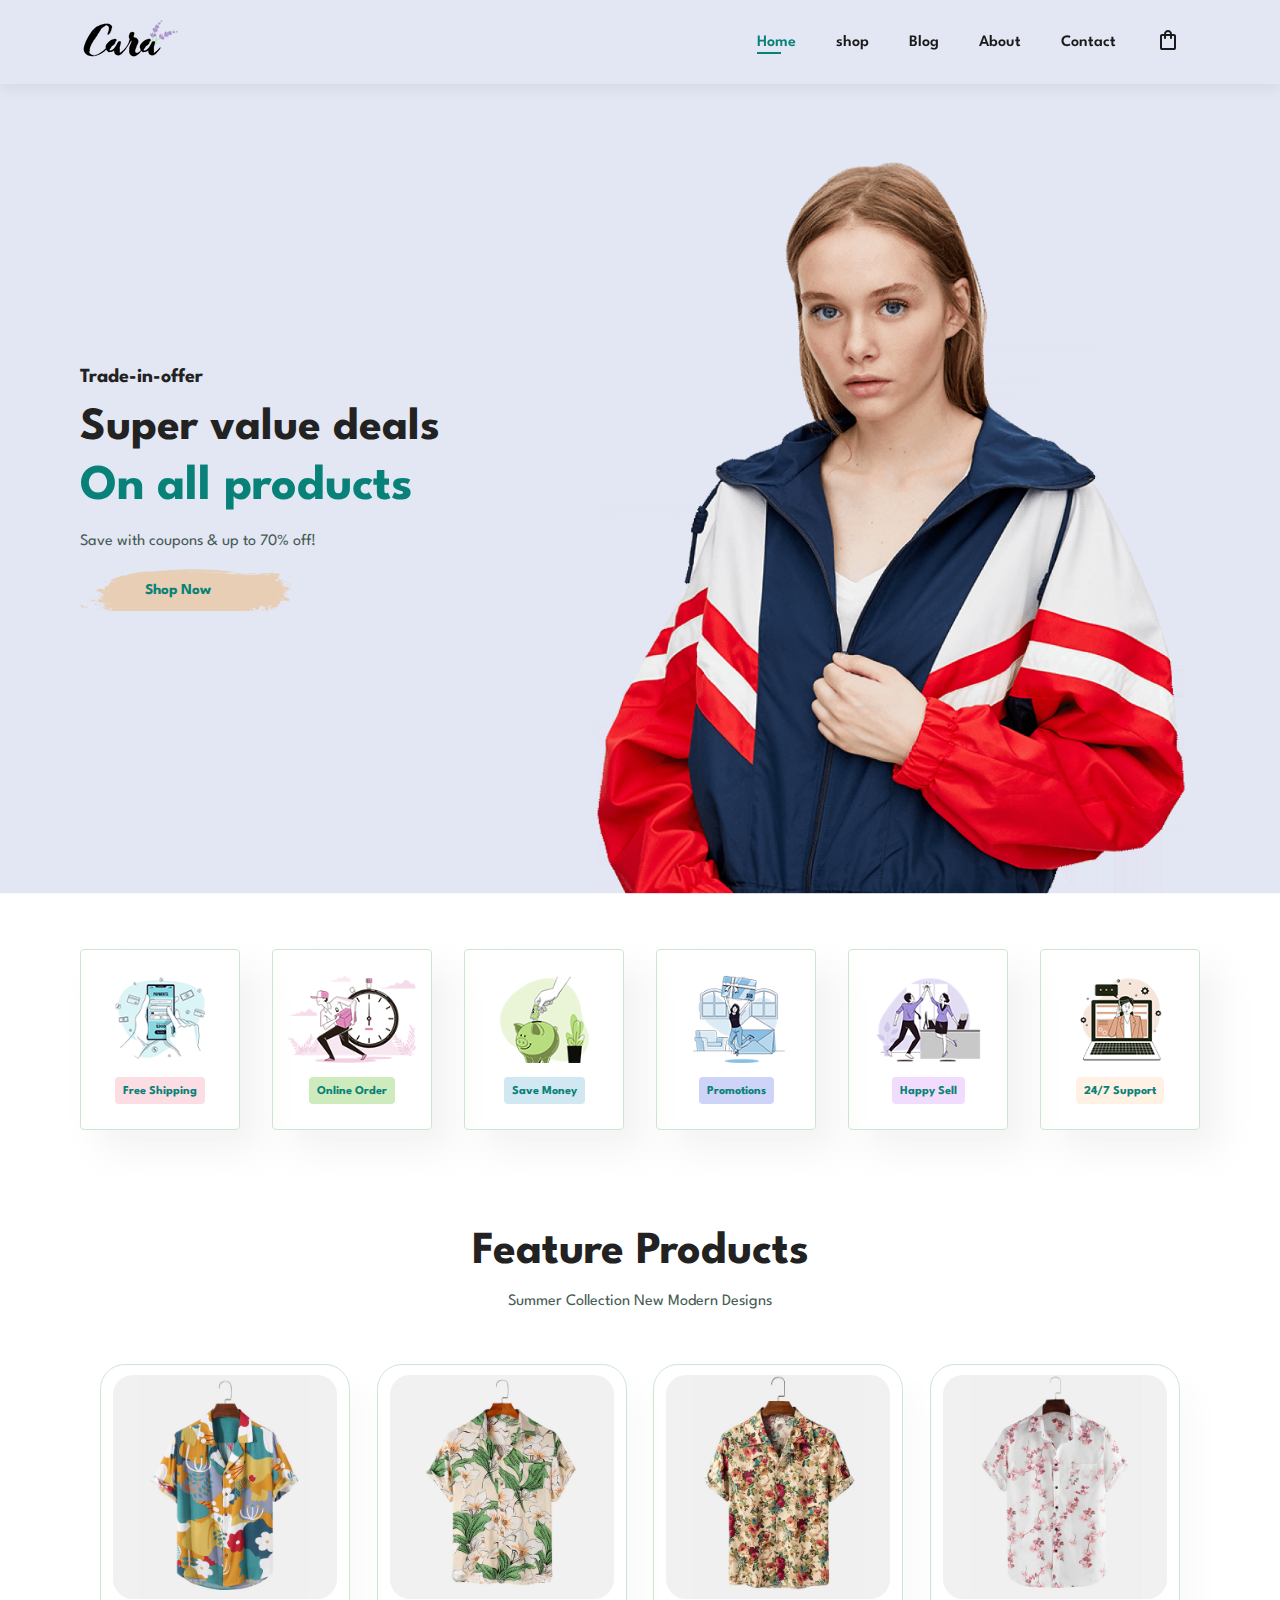
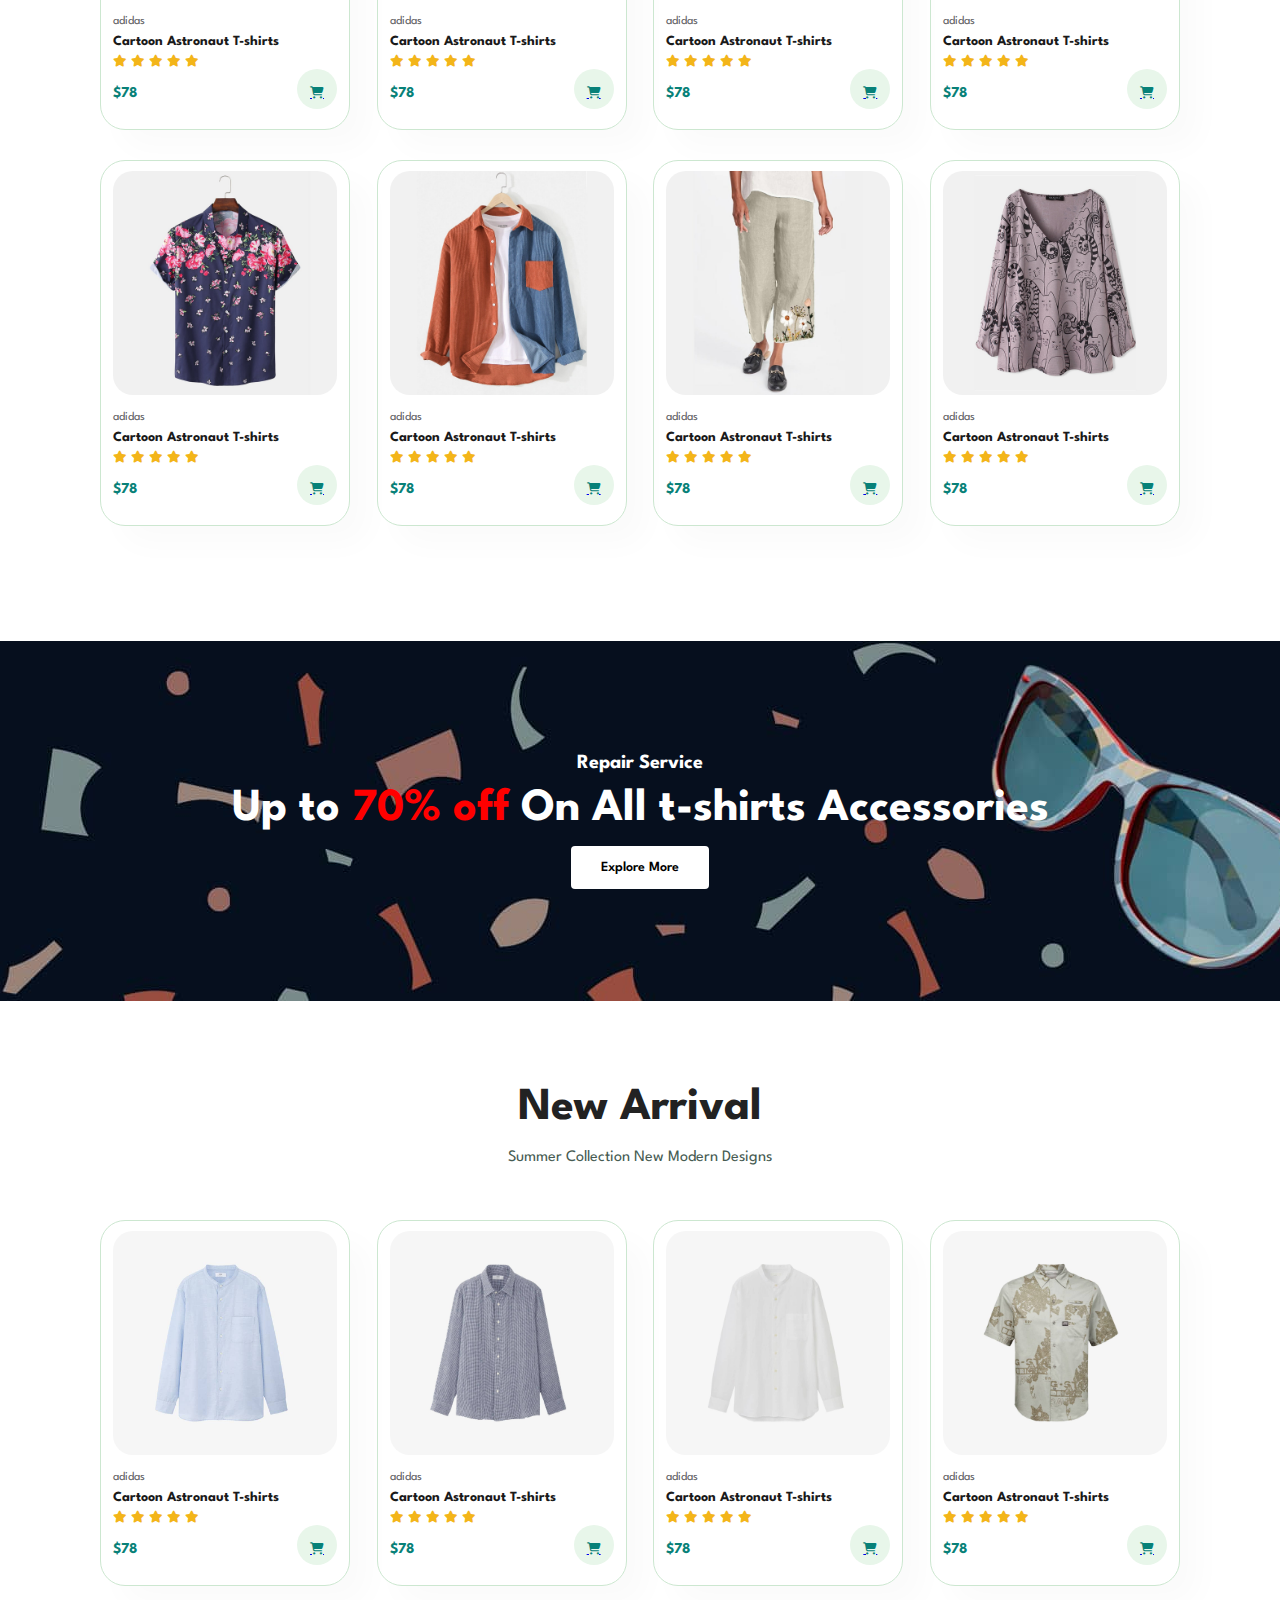
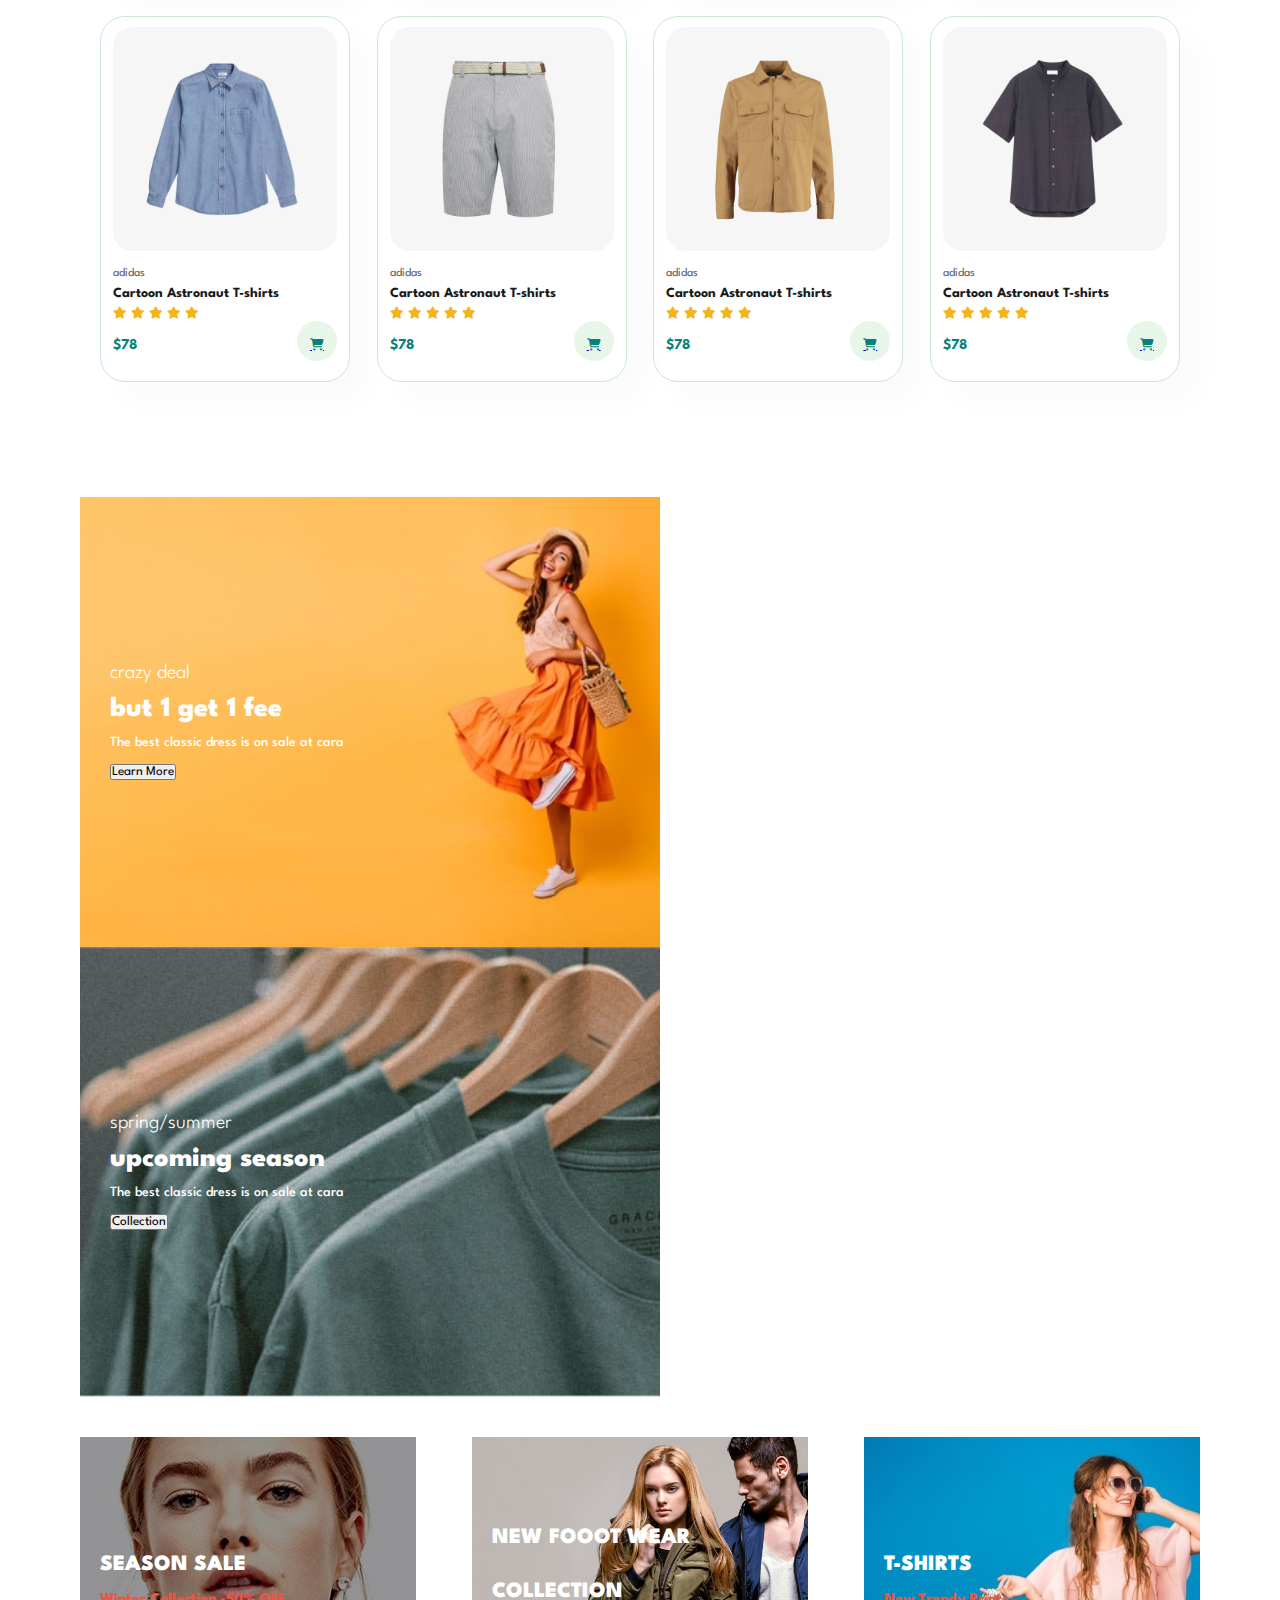
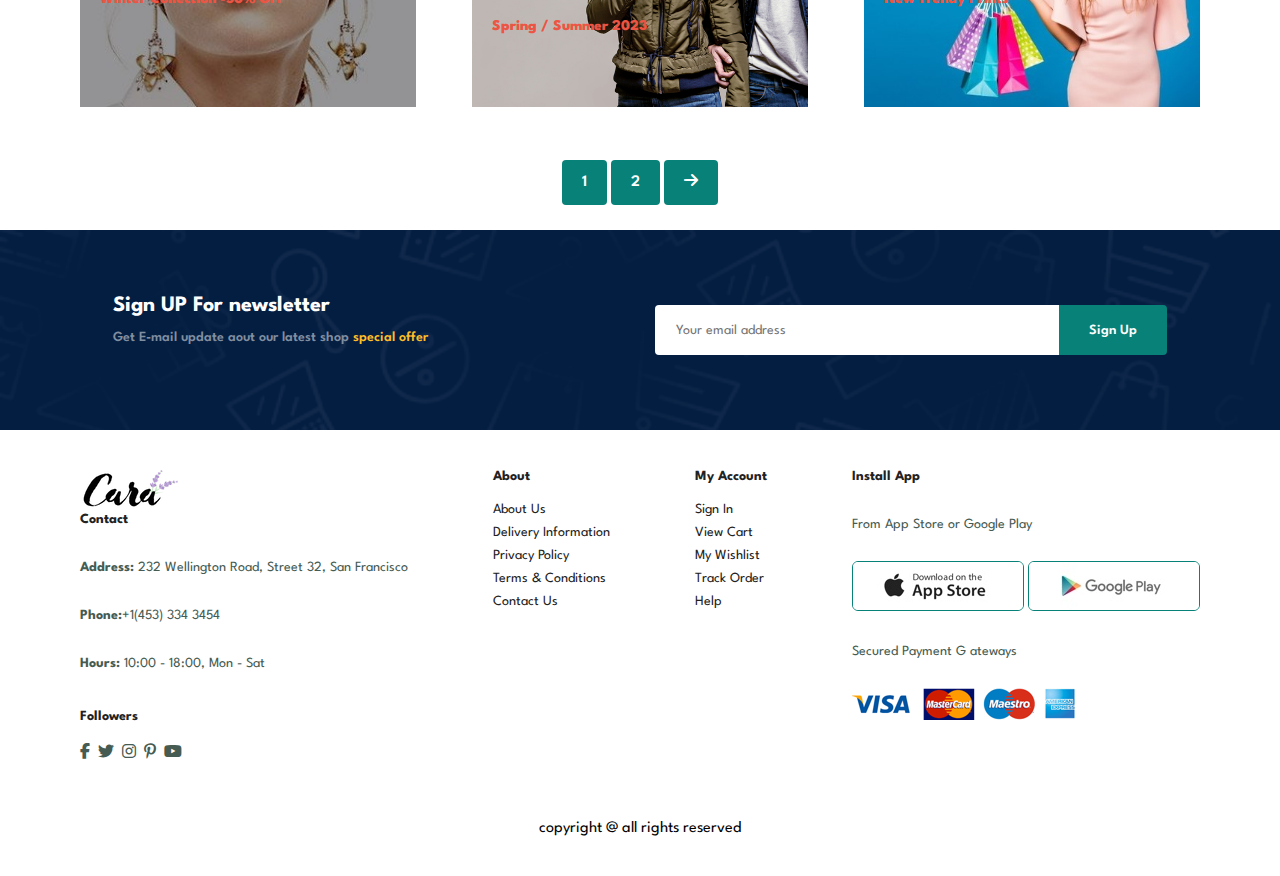
<file: index.html>
<!DOCTYPE html>
<html lang="en">
<head>
    <meta charset="UTF-8">
    <meta http-equiv="X-UA-Compatible" content="IE=edge">
    <meta name="viewport" content="width=device-width, initial-scale=1.0">
    <title>Ecommerce Website</title>
    <link rel="stylesheet" href="styles.css">

    <!-- font font-awesome -->
    <link rel="stylesheet" href="https://cdnjs.cloudflare.com/ajax/libs/font-awesome/6.5.1/css/all.min.css">

    <!-- google font -->
    <link rel="stylesheet" href="https://fonts.googleapis.com/css2?family=Material+Symbols+Outlined:opsz,wght,FILL,GRAD@24,400,0,0" />
    
</head>

<body>
    <section id="header">
        <a href="#"> <img  class="logo" src="./image/logo.png" alt=""> </a>

    <div>
        <ul id="navbar">
            <li><a class="active" href="index.html">Home</a></li>
            <li><a href="shop.html">shop</a></li>
            <li><a href="blog.html">Blog</a></li>
            <li><a href="about us.html">About</a></li>
            <li><a href="contact.html">Contact</a></li>
            <li id="lg-bag">
                <a href="cart.html"><span class="material-symbols-outlined">
                shopping_bag
            </span></a></li>
            <a href="#" id="close"><i class="fa-solid fa-xmark"></i></a>

        </ul>
    </div>   
    <div id="mobile"> 
        <i class="fa-solid fa-cart-shopping"></i>
        <i id="bar" class="fa-solid fa-bars"></i></div>
    </section>

    <section id="hero">
        <h4>Trade-in-offer</h4>
        <h2>Super value deals</h2>
        <h1>On all products</h1>
        <p>Save with coupons & up to 70% off!</p>
        <button>Shop Now</button>
    </section>


    <section class="section-p1" id="feature">
        <div class="fe-box">
            <img src="./image/ff1.png" alt="">
            <h6>Free Shipping</h6>
        </img>
        </div>
        <div class="fe-box">
            <img src="./image/ff2.png" alt="">
           <h6>Online Order</h6>   
        </img>
        </div>
        <div class="fe-box">
            <img src="./image/ff3.png" alt="">
            <h6>Save Money</h6>
        </img>
        </div>
        <div class="fe-box">
            <img src="./image/ff4.png" alt="">
         <h6>Promotions</h6>
        </img>
        </div>
        <div class="fe-box">
            <img src="./image/ff5.png" alt="">
            <h6>Happy Sell</h6> 
        </img>
        </div>
        <div class="fe-box">
            <img src="./image/ff6.png" alt="">
            <h6>24/7 Support</h6>
        </img>
        </div>
    </section>


    <section class="section-p1" id="product-1">
        <h2> Feature Products</h2>
        <p>Summer Collection New Modern Designs</p>
        <div class="pro-container">
            <div class="pro">
                <img src="./image/f1.jpg" alt="">
                <div class="des">
                    <span>adidas</span>
                    <h5>Cartoon Astronaut T-shirts</h5>
                    <div class="star">
                        <i class="fa-solid fa-star"></i>
                        <i class="fa-solid fa-star"></i>
                        <i class="fa-solid fa-star"></i>
                        <i class="fa-solid fa-star"></i>
                        <i class="fa-solid fa-star"></i>
                    </div>
                    <div class="p-c">
                        <h4>$78</h4>
                        <a href="#"><i class="fa-solid fa-cart-shopping cart"></i></a>
                    </div>
                </div>
            </div>
            <div class="pro">
                <img src="./image/f2.jpg" alt="">
                <div class="des">
                    <span>adidas</span>
                    <h5>Cartoon Astronaut T-shirts</h5>
                    <div class="star">
                        <i class="fa-solid fa-star"></i>
                        <i class="fa-solid fa-star"></i>
                        <i class="fa-solid fa-star"></i>
                        <i class="fa-solid fa-star"></i>
                        <i class="fa-solid fa-star"></i>
                    </div>
                    <div class="p-c">
                        <h4>$78</h4>
                        <a href="#"><i class="fa-solid fa-cart-shopping cart"></i></a>
                    </div>
                </div>
            </div>
            <div class="pro">
                <img src="./image/f3.jpg" alt="">
                <div class="des">
                    <span>adidas</span>
                    <h5>Cartoon Astronaut T-shirts</h5>
                    <div class="star">
                        <i class="fa-solid fa-star"></i>
                        <i class="fa-solid fa-star"></i>
                        <i class="fa-solid fa-star"></i>
                        <i class="fa-solid fa-star"></i>
                        <i class="fa-solid fa-star"></i>
                    </div>
                    <div class="p-c">
                        <h4>$78</h4>
                        <a href="#"><i class="fa-solid fa-cart-shopping cart"></i></a>
                    </div>
                </div>
            </div>
            <div class="pro">
                <img src="./image/f4.jpg" alt="">
                <div class="des">
                    <span>adidas</span>
                    <h5>Cartoon Astronaut T-shirts</h5>
                    <div class="star">
                        <i class="fa-solid fa-star"></i>
                        <i class="fa-solid fa-star"></i>
                        <i class="fa-solid fa-star"></i>
                        <i class="fa-solid fa-star"></i>
                        <i class="fa-solid fa-star"></i>
                    </div>
                    <div class="p-c">
                        <h4>$78</h4>
                        <a href="#"><i class="fa-solid fa-cart-shopping cart"></i></a>
                    </div>
                </div>
            </div>
            <div class="pro">
                <img src="./image/f5.jpg" alt="">
                <div class="des">
                    <span>adidas</span>
                    <h5>Cartoon Astronaut T-shirts</h5>
                    <div class="star">
                        <i class="fa-solid fa-star"></i>
                        <i class="fa-solid fa-star"></i>
                        <i class="fa-solid fa-star"></i>
                        <i class="fa-solid fa-star"></i>
                        <i class="fa-solid fa-star"></i>
                    </div>
                    <div class="p-c">
                        <h4>$78</h4>
                        <a href="#"><i class="fa-solid fa-cart-shopping cart"></i></a>
                    </div>
                </div>
            </div>
            <div class="pro">
                <img src="./image/f6.jpg" alt="">
                <div class="des">
                    <span>adidas</span>
                    <h5>Cartoon Astronaut T-shirts</h5>
                    <div class="star">
                        <i class="fa-solid fa-star"></i>
                        <i class="fa-solid fa-star"></i>
                        <i class="fa-solid fa-star"></i>
                        <i class="fa-solid fa-star"></i>
                        <i class="fa-solid fa-star"></i>
                    </div>
                    <div class="p-c">
                        <h4>$78</h4>
                        <a href="#"><i class="fa-solid fa-cart-shopping cart"></i></a>
                    </div>
                </div>
            </div>
            <div class="pro">
                <img src="./image/f7.jpg" alt="">
                <div class="des">
                    <span>adidas</span>
                    <h5>Cartoon Astronaut T-shirts</h5>
                    <div class="star">
                        <i class="fa-solid fa-star"></i>
                        <i class="fa-solid fa-star"></i>
                        <i class="fa-solid fa-star"></i>
                        <i class="fa-solid fa-star"></i>
                        <i class="fa-solid fa-star"></i>
                    </div>
                    <div class="p-c">
                        <h4>$78</h4>
                        <a href="#"><i class="fa-solid fa-cart-shopping cart"></i></a>
                    </div>
                </div>
            </div>
            <div class="pro">
                <img src="./image/f8.jpg" alt="">
                <div class="des">
                    <span>adidas</span>
                    <h5>Cartoon Astronaut T-shirts</h5>
                    <div class="star">
                        <i class="fa-solid fa-star"></i>
                        <i class="fa-solid fa-star"></i>
                        <i class="fa-solid fa-star"></i>
                        <i class="fa-solid fa-star"></i>
                        <i class="fa-solid fa-star"></i>
                    </div>
                    <div class="p-c">
                        <h4>$78</h4>
                        <a href="#"><i class="fa-solid fa-cart-shopping cart"></i></a>
                    </div>
                </div>
            </div>

        </div>
    </section>

    <section id="banner" class="section-m1">
        <h4>Repair Service</h4>
        <h2>Up to <span> 70% off</span> On All t-shirts Accessories</h2>
        <button class="normal">Explore More</button>
    </section>

    <section class="section-p1" id="product-1">
        <h2> New Arrival</h2>
        <p>Summer Collection New Modern Designs</p>
        <div class="pro-container">
            <div class="pro">
                <img src="./image/n1.jpg" alt="">
                <div class="des">
                    <span>adidas</span>
                    <h5>Cartoon Astronaut T-shirts</h5>
                    <div class="star">
                        <i class="fa-solid fa-star"></i>
                        <i class="fa-solid fa-star"></i>
                        <i class="fa-solid fa-star"></i>
                        <i class="fa-solid fa-star"></i>
                        <i class="fa-solid fa-star"></i>
                    </div>
                    <div class="p-c">
                        <h4>$78</h4>
                        <a href="#"><i class="fa-solid fa-cart-shopping cart"></i></a>
                    </div>
                </div>
            </div>
            <div class="pro">
                <img src="./image/n2.jpg" alt="">
                <div class="des">
                    <span>adidas</span>
                    <h5>Cartoon Astronaut T-shirts</h5>
                    <div class="star">
                        <i class="fa-solid fa-star"></i>
                        <i class="fa-solid fa-star"></i>
                        <i class="fa-solid fa-star"></i>
                        <i class="fa-solid fa-star"></i>
                        <i class="fa-solid fa-star"></i>
                    </div>
                    <div class="p-c">
                        <h4>$78</h4>
                        <a href="#"><i class="fa-solid fa-cart-shopping cart"></i></a>
                    </div>
                </div>
            </div>
            <div class="pro">
                <img src="./image/n3.jpg" alt="">
                <div class="des">
                    <span>adidas</span>
                    <h5>Cartoon Astronaut T-shirts</h5>
                    <div class="star">
                        <i class="fa-solid fa-star"></i>
                        <i class="fa-solid fa-star"></i>
                        <i class="fa-solid fa-star"></i>
                        <i class="fa-solid fa-star"></i>
                        <i class="fa-solid fa-star"></i>
                    </div>
                    <div class="p-c">
                        <h4>$78</h4>
                        <a href="#"><i class="fa-solid fa-cart-shopping cart"></i></a>
                    </div>
                </div>
            </div>
            <div class="pro">
                <img src="./image/n4.jpg" alt="">
                <div class="des">
                    <span>adidas</span>
                    <h5>Cartoon Astronaut T-shirts</h5>
                    <div class="star">
                        <i class="fa-solid fa-star"></i>
                        <i class="fa-solid fa-star"></i>
                        <i class="fa-solid fa-star"></i>
                        <i class="fa-solid fa-star"></i>
                        <i class="fa-solid fa-star"></i>
                    </div>
                    <div class="p-c">
                        <h4>$78</h4>
                        <a href="#"><i class="fa-solid fa-cart-shopping cart"></i></a>
                    </div>
                </div>
            </div>
            <div class="pro">
                <img src="./image/n5.jpg" alt="">
                <div class="des">
                    <span>adidas</span>
                    <h5>Cartoon Astronaut T-shirts</h5>
                    <div class="star">
                        <i class="fa-solid fa-star"></i>
                        <i class="fa-solid fa-star"></i>
                        <i class="fa-solid fa-star"></i>
                        <i class="fa-solid fa-star"></i>
                        <i class="fa-solid fa-star"></i>
                    </div>
                    <div class="p-c">
                        <h4>$78</h4>
                        <a href="#"><i class="fa-solid fa-cart-shopping cart"></i></a>
                    </div>
                </div>
            </div>
            <div class="pro">
                <img src="./image/n6.jpg" alt="">
                <div class="des">
                    <span>adidas</span>
                    <h5>Cartoon Astronaut T-shirts</h5>
                    <div class="star">
                        <i class="fa-solid fa-star"></i>
                        <i class="fa-solid fa-star"></i>
                        <i class="fa-solid fa-star"></i>
                        <i class="fa-solid fa-star"></i>
                        <i class="fa-solid fa-star"></i>
                    </div>
                    <div class="p-c">
                        <h4>$78</h4>
                        <a href="#"><i class="fa-solid fa-cart-shopping cart"></i></a>
                    </div>
                </div>
            </div>
            <div class="pro">
                <img src="./image/n7.jpg" alt="">
                <div class="des">
                    <span>adidas</span>
                    <h5>Cartoon Astronaut T-shirts</h5>
                    <div class="star">
                        <i class="fa-solid fa-star"></i>
                        <i class="fa-solid fa-star"></i>
                        <i class="fa-solid fa-star"></i>
                        <i class="fa-solid fa-star"></i>
                        <i class="fa-solid fa-star"></i>
                    </div>
                    <div class="p-c">
                        <h4>$78</h4>
                        <a href="#"><i class="fa-solid fa-cart-shopping cart"></i></a>
                    </div>
                </div>
            </div>
            <div class="pro">
                <img src="./image/n8.jpg" alt="">
                <div class="des">
                    <span>adidas</span>
                    <h5>Cartoon Astronaut T-shirts</h5>
                    <div class="star">
                        <i class="fa-solid fa-star"></i>
                        <i class="fa-solid fa-star"></i>
                        <i class="fa-solid fa-star"></i>
                        <i class="fa-solid fa-star"></i>
                        <i class="fa-solid fa-star"></i>
                    </div>
                    <div class="p-c">
                        <h4>$78</h4>
                        <a href="#"><i class="fa-solid fa-cart-shopping cart"></i></a>
                    </div>
                </div>
            </div>

        </div>
    </section>

    <section id="sm-banner" class="section-p1">
        <div class="banner-box">
            <h4>crazy deal</h4>
            <h2>but 1 get 1 fee</h2>
            <span>The best classic dress is on sale at cara</span>
            <button class="white">Learn More</button>
        </div> 
        <div class="banner-box banner-box2">
            <h4>spring/summer</h4>
            <h2>upcoming season</h2>
            <span>The best classic dress is on sale at cara</span>
            <button class="white">Collection</button>
        </div>
    </section>

    <section id="banner3" class="section-p1">
        <div class="banner-box">
            <h2>SEASON SALE</h2>
            <h3>Winter Collection -50% OFF</h3>
        </div>
        <div class="banner-box banner-box2">
            <h2>NEW FOOOT WEAR COLLECTION</h2>
            <h3>Spring / Summer 2023</h3>
        </div>
         <div class="banner-box banner-box3">
            <h2>T-SHIRTS</h2>
            <h3>New Trendy Prints</h3>
        </div>

         
    </section>

    
    <section id="pagination">
        <a href="#">1</a>
        <a href="#">2</a>
        <a href="#"><i class="fa-solid fa-arrow-right"></i></a>
    </section>


    <section id="newsletter">
        <div class="newsText">
            <h4>Sign UP For newsletter</h4>
            <p>Get E-mail update aout our latest shop <span>special offer</span>
            </p>
        </div>
        <div class="form">
            <input type="text" placeholder="Your email address">
            <button class="normal">Sign Up</button>
        </div>
    </section>

    <footer class="section-p1">
        <div class="col">
            <img class="logo" src="./image/logo.png" alt="">
            <h4>Contact</h4>
            <p><strong>Address:</strong> 232 Wellington Road, Street 32, San Francisco</p>
            <p><strong>Phone:</strong>+1(453) 334 3454</p>
            <p><strong>Hours:</strong> 10:00 - 18:00, Mon - Sat</p>

            <div class="follow">
                <h4>Followers</h4>
                <div class="icon">
                    <i class="fa-brands fa-facebook-f" ></i>
                    <i class="fa-brands fa-twitter"  ></i>
                    <i class="fa-brands fa-instagram"  ></i>
                    <i class="fa-brands fa-pinterest-p"  ></i>
                    <i class="fa-brands fa-youtube"  ></i>
                </div>
            </div>
        </div>
        <div class="col">
            <h4>About</h4>
            <a href="#">About Us</a>
            <a href="#">Delivery Information</a>
            <a href="#">Privacy Policy</a>
            <a href="#">Terms & Conditions</a>
            <a href="#">Contact Us</a>
        </div>
        <div class="col">
            <h4>My Account</h4>
            <a href="#">Sign In</a>
            <a href="#">View Cart</a>
            <a href="#">My Wishlist</a>
            <a href="#">Track Order</a>
            <a href="#">Help</a>
        </div>
        <div class="col install">
            <h4>Install App</h4>
            <p>From App Store or Google Play</p>
            <div class="row">
                <img src="./image/app.jpg" alt="">
                <img src="./image/play.jpg" alt="">
            </div>
            <p>Secured Payment G  ateways</p>
            <img src="./image/pay.png" alt="">
        </div>

    <div class="copyright">
        copyright @ all rights reserved
    </div>
    </footer>
    
    <div class="yy"></div>
    <script src="script.js"></script>
</body>
</html>
</file>
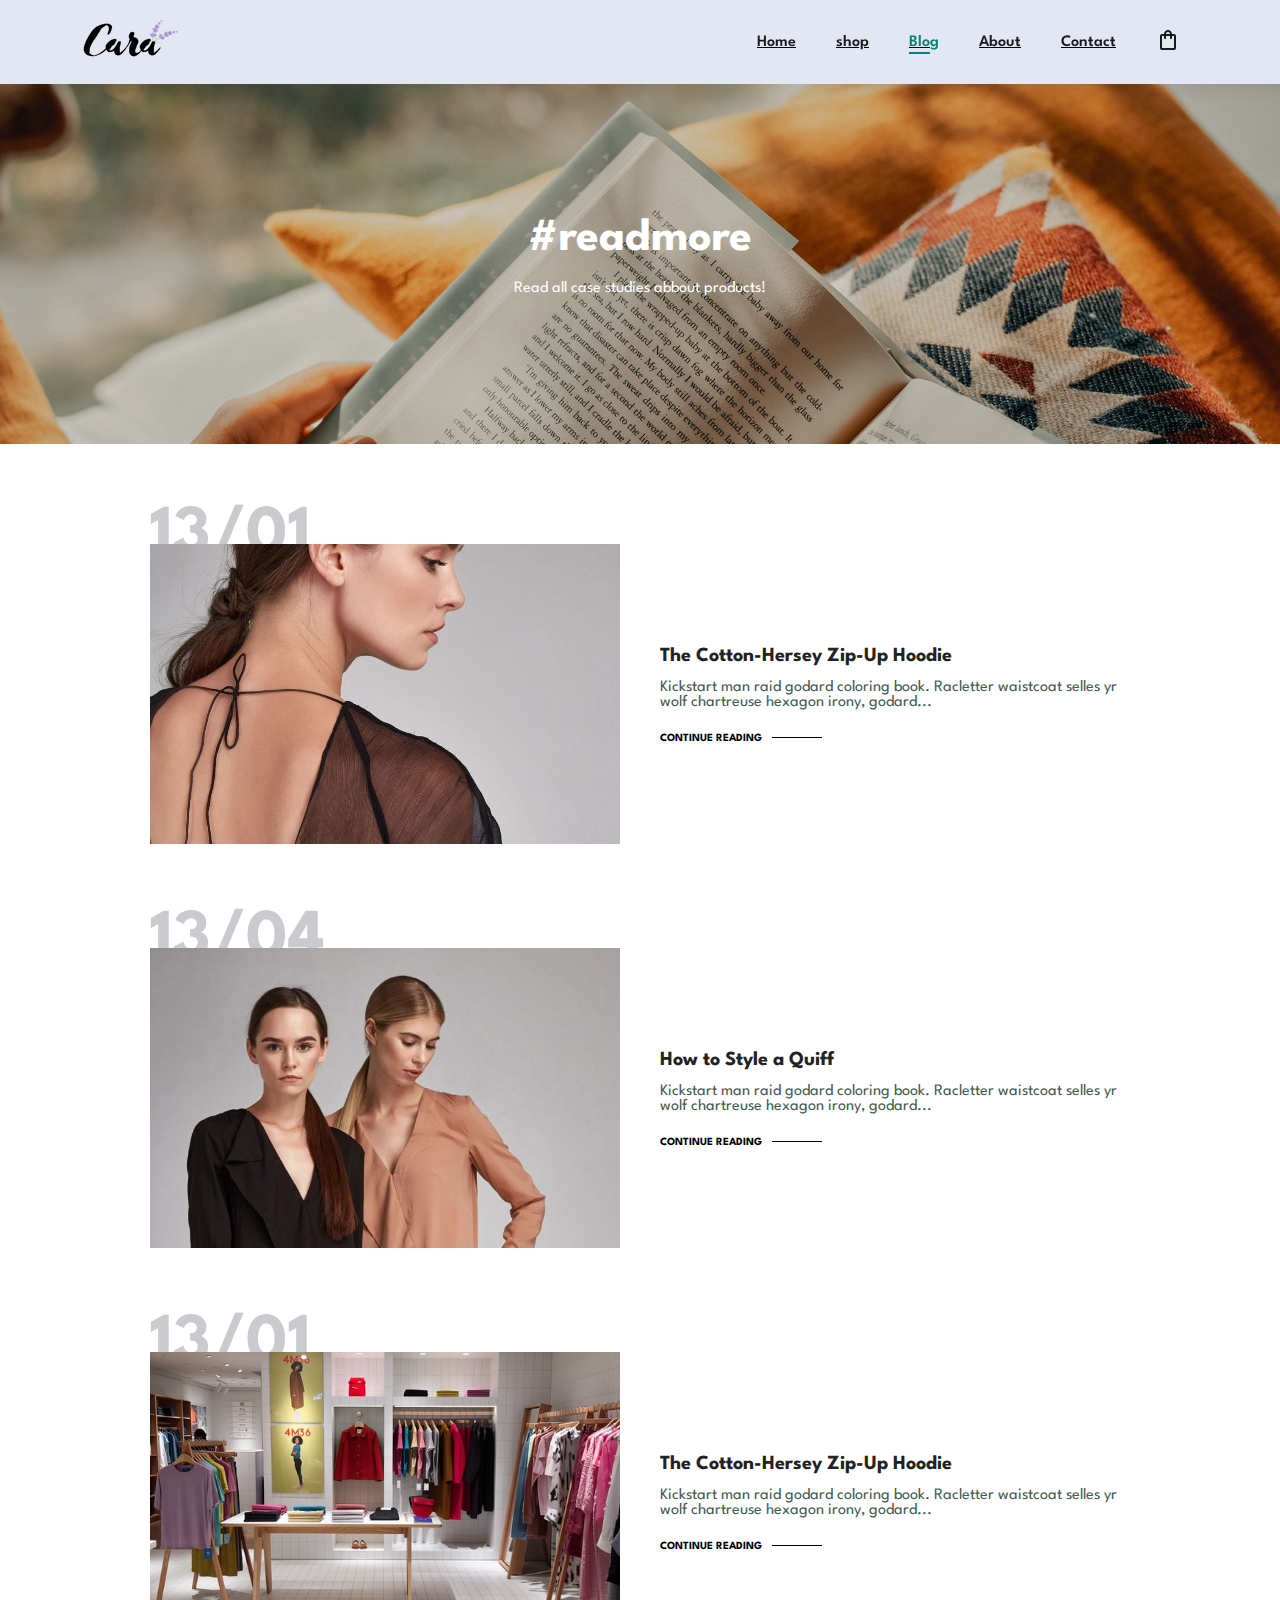
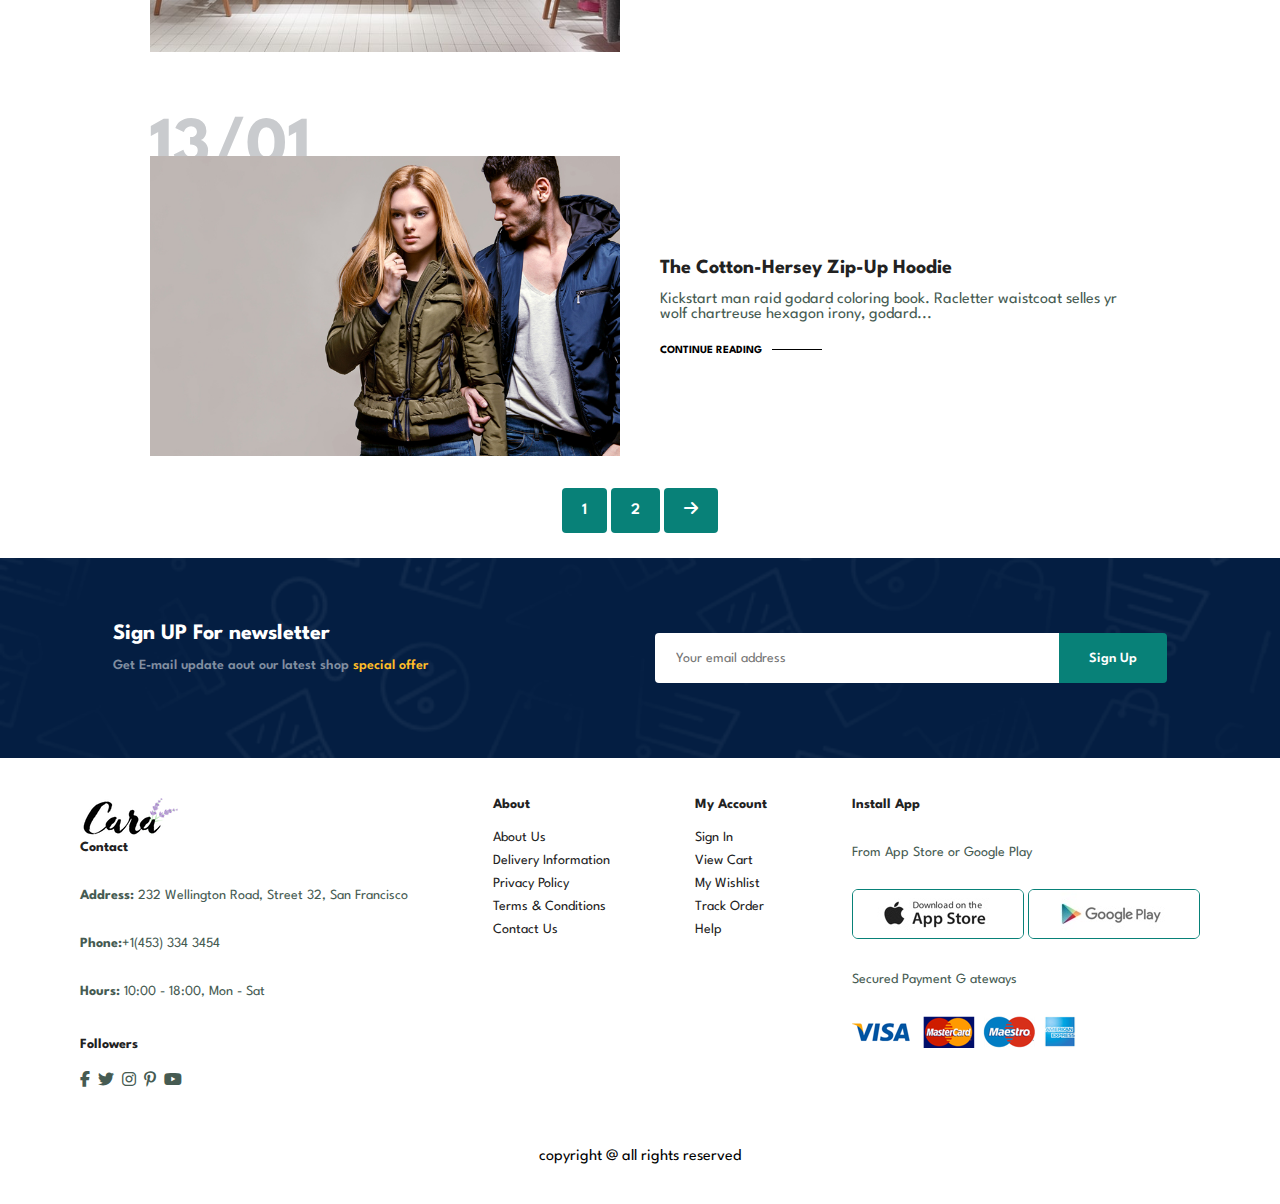
<file: blog.html>
<!DOCTYPE html>
<html lang="en">
<head>
    <meta charset="UTF-8">
    <meta http-equiv="X-UA-Compatible" content="IE=edge">
    <meta name="viewport" content="width=device-width, initial-scale=1.0">
    <title>Ecommerce Website</title>
    <link rel="stylesheet" href="styles.css">

    <!-- font font-awesome -->
    <link rel="stylesheet" href="https://cdnjs.cloudflare.com/ajax/libs/font-awesome/6.5.1/css/all.min.css">

    <!-- google font -->
    <link rel="stylesheet" href="https://fonts.googleapis.com/css2?family=Material+Symbols+Outlined:opsz,wght,FILL,GRAD@24,400,0,0" />
    
</head>

<body>
    <section id="header">
        <a href="#"> <img  class="logo" src="./image/logo.png" alt=""> </a>

    <div>
        <u id="navbar">
            <li><a href="index.html">Home</a></li>
            <li><a href="shop.html">shop</a></li>
            <li><a class="active" href="blog.html">Blog</a></li>
            <li><a href="about us.html">About</a></li>
            <li><a href="contact.html">Contact</a></li>
            <li id="lg-bag">
                <a href="cart.html"><span class="material-symbols-outlined">
                shopping_bag
            </span></a></li>
            <a href="#" id="close"><i class="fa-solid fa-xmark"></i></a>

        </u>
    </div>   
    <div id="mobile"> 
        <i class="fa-solid fa-cart-shopping"></i>
        <i id="bar" class="fa-solid fa-bars"></i></div>
    </section>

    <section id="page-header" class="blog-header">
        <h2>#readmore</h2>
        <p>Read all case studies abbout products!</p>
    </section>

    <section id="blog">
        <div class="blog-box">
            <div class="blog-image">
                <img src="./image/b1.jpg" alt="">
            </div>
            <div class="blog-details">
                <h4>The Cotton-Hersey Zip-Up Hoodie</h4> 
                <p>Kickstart man raid godard coloring book. Racletter waistcoat selles yr wolf chartreuse hexagon irony, godard...</p>

                <a href="">CONTINUE READING</a>
            </div>
                <h1>13/01</h1>
        </div>

    </section>
    <section id="blog">
        <div class="blog-box">
            <div class="blog-image">
                <img src="./image/b2.jpg" alt="">
            </div>
            <div class="blog-details">
                <h4>How to Style a Quiff</h4> 
                <p>Kickstart man raid godard coloring book. Racletter waistcoat selles yr wolf chartreuse hexagon irony, godard...</p>

                <a href="">CONTINUE READING</a>
            </div>
                <h1>13/04</h1>
        </div>

    </section>
    <section id="blog">
        <div class="blog-box">
            <div class="blog-image">
                <img src="./image/b3.jpg" alt="">
            </div>
            <div class="blog-details">
                <h4>The Cotton-Hersey Zip-Up Hoodie</h4> 
                <p>Kickstart man raid godard coloring book. Racletter waistcoat selles yr wolf chartreuse hexagon irony, godard...</p>

                <a href="">CONTINUE READING</a>
            </div>
                <h1>13/01</h1>
        </div>

    </section>
    <section id="blog">
        <div class="blog-box">
            <div class="blog-image">
                <img src="./image/b4 (1).jpg" alt="">
            </div>
            <div class="blog-details">
                <h4>The Cotton-Hersey Zip-Up Hoodie</h4> 
                <p>Kickstart man raid godard coloring book. Racletter waistcoat selles yr wolf chartreuse hexagon irony, godard...</p>

                <a href="">CONTINUE READING</a>
            </div>
                <h1>13/01</h1>
        </div>

    </section>
    

    <section id="pagination">
        <a href="#">1</a>
        <a href="#">2</a>
        <a href="#"><i class="fa-solid fa-arrow-right"></i></a>
    </section>

    <section id="newsletter">
        <div class="newsText">
            <h4>Sign UP For newsletter</h4>
            <p>Get E-mail update aout our latest shop <span>special offer</span>
            </p>
        </div>
        <div class="form">
            <input type="text" placeholder="Your email address">
            <button class="normal">Sign Up</button>
        </div>
    </section>

    <footer class="section-p1">
        <div class="col">
            <img class="logo" src="./image/logo.png" alt="">
            <h4>Contact</h4>
            <p><strong>Address:</strong> 232 Wellington Road, Street 32, San Francisco</p>
            <p><strong>Phone:</strong>+1(453) 334 3454</p>
            <p><strong>Hours:</strong> 10:00 - 18:00, Mon - Sat</p>

            <div class="follow">
                <h4>Followers</h4>
                <div class="icon">
                    <i class="fa-brands fa-facebook-f" ></i>
                    <i class="fa-brands fa-twitter"  ></i>
                    <i class="fa-brands fa-instagram"  ></i>
                    <i class="fa-brands fa-pinterest-p"  ></i>
                    <i class="fa-brands fa-youtube"  ></i>
                </div>
            </div>
        </div>
        <div class="col">
            <h4>About</h4>
            <a href="#">About Us</a>
            <a href="#">Delivery Information</a>
            <a href="#">Privacy Policy</a>
            <a href="#">Terms & Conditions</a>
            <a href="#">Contact Us</a>
        </div>
        <div class="col">
            <h4>My Account</h4>
            <a href="#">Sign In</a>
            <a href="#">View Cart</a>
            <a href="#">My Wishlist</a>
            <a href="#">Track Order</a>
            <a href="#">Help</a>
        </div>
        <div class="col install">
            <h4>Install App</h4>
            <p>From App Store or Google Play</p>
            <div class="row">
                <img src="./image/app.jpg" alt="">
                <img src="./image/play.jpg" alt="">
            </div>
            <p>Secured Payment G  ateways</p>
            <img src="./image/pay.png" alt="">
        </div>

    <div class="copyright">
        copyright @ all rights reserved
    </div>
    </footer>
    
    <div class="yy"></div>
    <script src="script.js"></script>
</body>
</html>
</file>
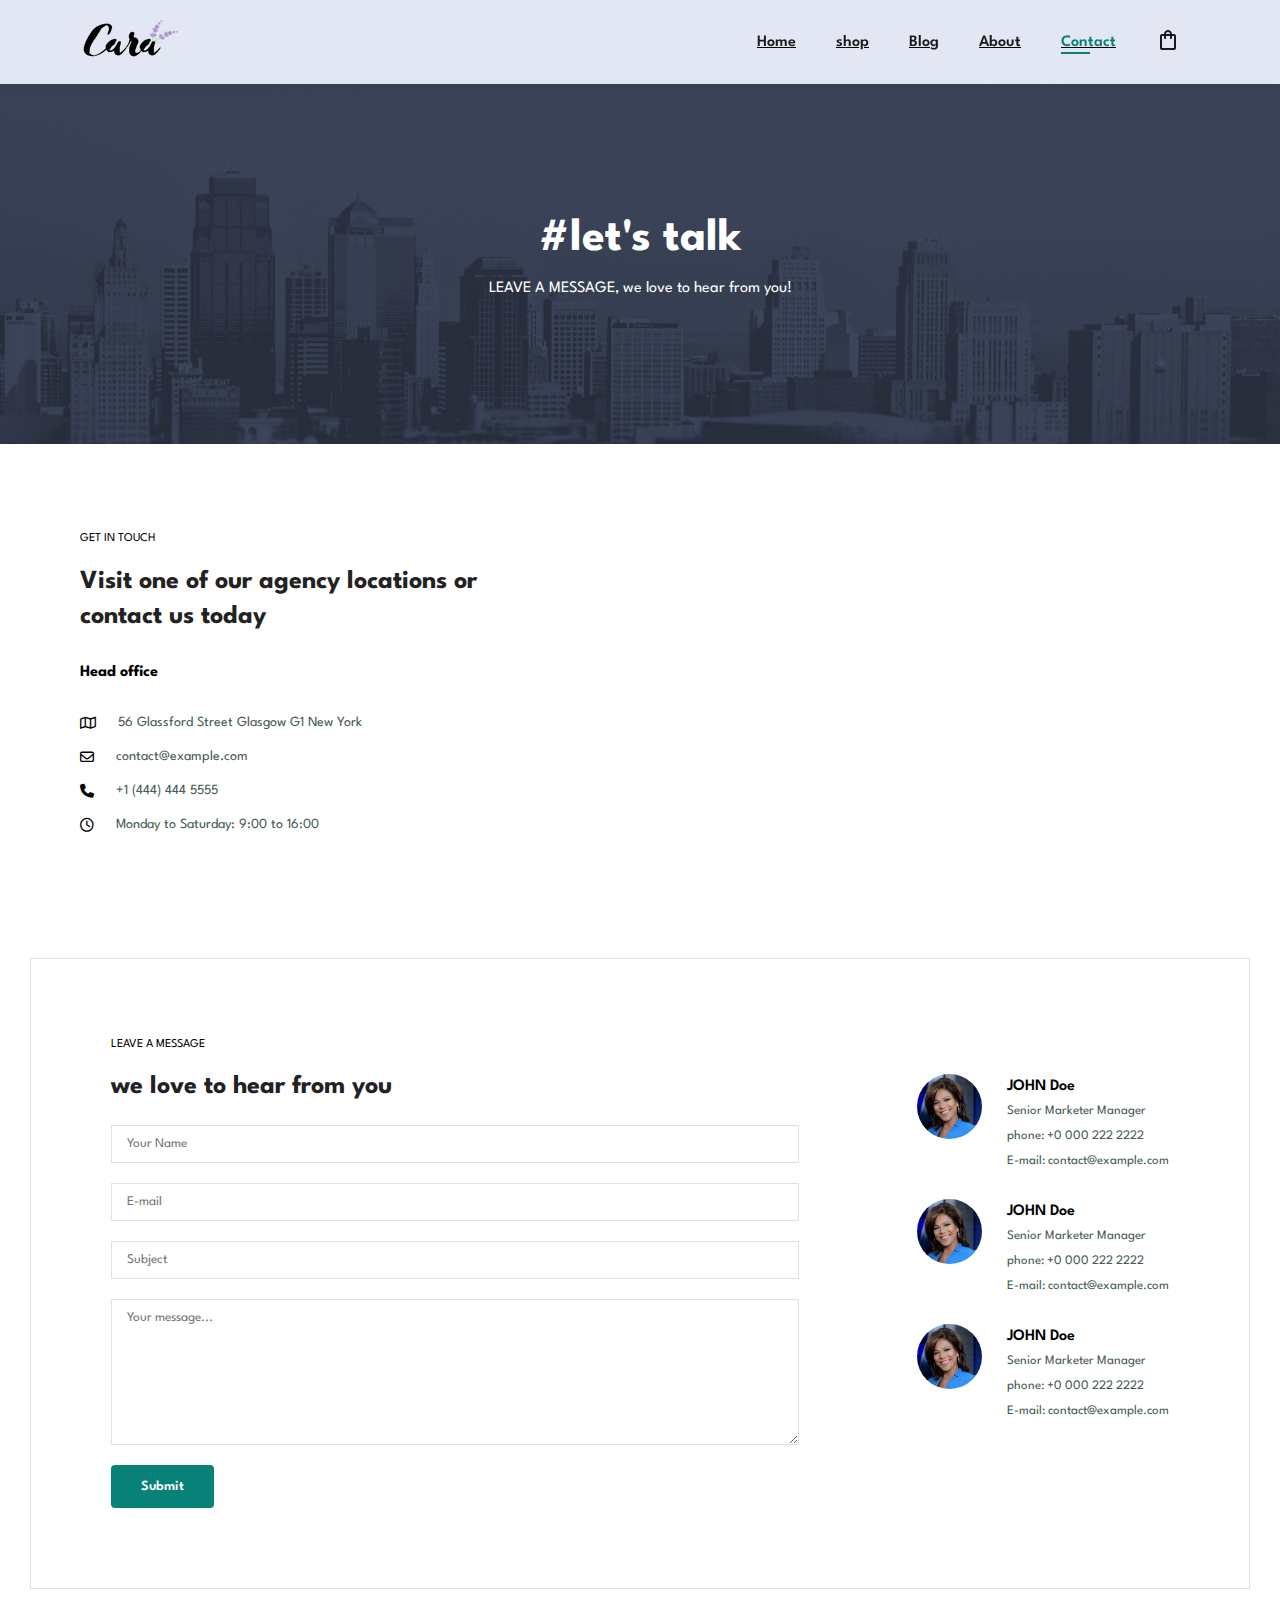
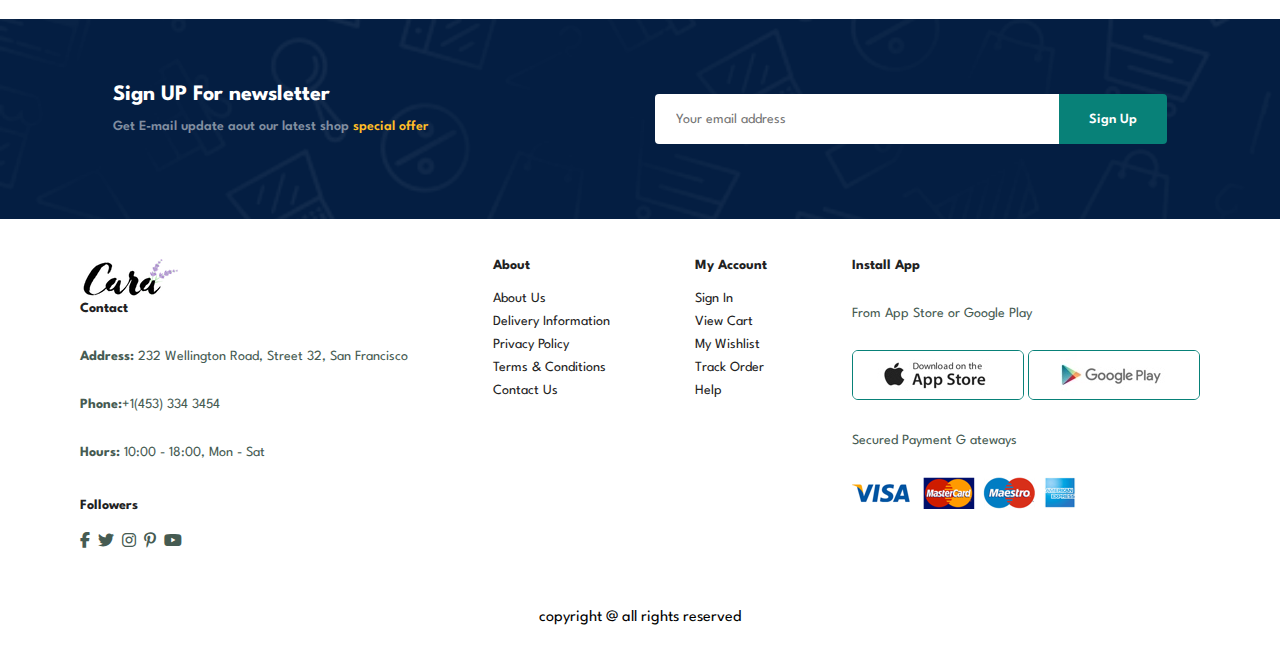
<file: contact us.html>
<!DOCTYPE html>
<html lang="en">
<head>
    <meta charset="UTF-8">
    <meta http-equiv="X-UA-Compatible" content="IE=edge">
    <meta name="viewport" content="width=device-width, initial-scale=1.0">
    <title>Ecommerce Website</title>
    <link rel="stylesheet" href="styles.css">

    <!-- font font-awesome -->
    <link rel="stylesheet" href="https://cdnjs.cloudflare.com/ajax/libs/font-awesome/6.5.1/css/all.min.css">

    <!-- google font -->
    <link rel="stylesheet" href="https://fonts.googleapis.com/css2?family=Material+Symbols+Outlined:opsz,wght,FILL,GRAD@24,400,0,0" />
    
</head>

<body>
    <section id="header">
        <a href="#"> <img  class="logo" src="./image/logo.png" alt=""> </a>

    <div>
        <u id="navbar">
            <li><a href="index.html">Home</a></li>
            <li><a href="shop.html">shop</a></li>
            <li><a href="blog.html">Blog</a></li>
            <li><a href="about us.html">About</a></li>
            <li><a href="contact us.html"  class="active">Contact</a></li>
            <li id="lg-bag">
                <a href="cart.html"><span class="material-symbols-outlined">
                shopping_bag
            </span></a></li>
            <a href="#" id="close"><i class="fa-solid fa-xmark"></i></a>

        </u>
    </div>   
    <div id="mobile"> 
        <i class="fa-solid fa-cart-shopping"></i>
        <i id="bar" class="fa-solid fa-bars"></i></div>
    </section>

    <section id="page-header" class="about-header">
        <h2>#let's talk</h2>
        <p>LEAVE A MESSAGE, we love to hear from you!</p>
    </section>

    <section id="contact-details" class="section-p1">
        <div class="contact-content">
            <span>GET IN TOUCH</span>
            <h2>Visit one of our agency locations or contact us today</h2>

            <h3>Head office</h3>

            <div>
                <li>
                    <i class="fa-regular fa-map"></i>
                    <p>56 Glassford Street Glasgow G1 New York </p>
                </li>
                <li>
                    <i class="fa-regular fa-envelope"></i>
                    <p>contact@example.com </p>
                </li>
                <li>
                    <i class="fa-solid fa-phone"></i>
                    <p>+1 (444) 444 5555 </p>
                </li>
                <li>
                    <i class="fa-regular fa-clock"></i>
                    <p>Monday to Saturday: 9:00 to 16:00 </p>
                </li>
            </div>
        </div>
        <div id="map">
            <iframe src="https://www.google.com/maps/embed?pb=!1m18!1m12!1m3!1d329528.80812897155!2d5.803003606400835!3d49.81532324457083!2m3!1f0!2f0!3f0!3m2!1i1024!2i768!4f13.1!3m3!1m2!1s0x479545b9ca212147%3A0x64db60f602d392ef!2sLuxembourg!5e0!3m2!1sen!2sng!4v1702400443960!5m2!1sen!2sng" width="400" height="400" style="border:0;" allowfullscreen="" loading="lazy" referrerpolicy="no-referrer-when-downgrade"></iframe>
        </div>
    </section>
    
    <section id="form-details" class="section-p1">
        <form action="">
            <span>LEAVE A MESSAGE</span>
            <h2>we love to hear from you</h2>
            <input type="text" placeholder="Your Name">
            <input type="text" placeholder="E-mail">
            <input type="text" placeholder="Subject">
            <textarea name="Message" id="" cols="30" rows="10" placeholder="Your message..."></textarea>
            <button class="normal"> Submit </button>
        </form>


    <div class="people">
        <div>
            <img src="./image/peop (1).jpg" alt="">
            <p><span>JOHN Doe</span> Senior Marketer Manager <br> phone: +0 000 222 2222 <br> E-mail: contact@example.com</p>
        </div>
        <div>
            <img src="./image/peop (1).jpg" alt="">
            <p><span>JOHN Doe</span> Senior Marketer Manager <br> phone: +0 000 222 2222 <br> E-mail: contact@example.com</p>
        </div>
        <div>
            <img src="./image/peop (1).jpg" alt="">
            <p><span>JOHN Doe</span> Senior Marketer Manager <br> phone: +0 000 222 2222 <br> E-mail: contact@example.com</p>
        </div>
    </div>
    </section>

    <section id="newsletter">
        <div class="newsText">
            <h4>Sign UP For newsletter</h4>
            <p>Get E-mail update aout our latest shop <span>special offer</span>
            </p>
        </div>
        <div class="form">
            <input type="text" placeholder="Your email address">
            <button class="normal">Sign Up</button>
        </div>
    </section>

    <footer class="section-p1">
        <div class="col">
            <img class="logo" src="./image/logo.png" alt="">
            <h4>Contact</h4>
            <p><strong>Address:</strong> 232 Wellington Road, Street 32, San Francisco</p>
            <p><strong>Phone:</strong>+1(453) 334 3454</p>
            <p><strong>Hours:</strong> 10:00 - 18:00, Mon - Sat</p>

            <div class="follow">
                <h4>Followers</h4>
                <div class="icon">
                    <i class="fa-brands fa-facebook-f" ></i>
                    <i class="fa-brands fa-twitter"  ></i>
                    <i class="fa-brands fa-instagram"  ></i>
                    <i class="fa-brands fa-pinterest-p"  ></i>
                    <i class="fa-brands fa-youtube"  ></i>
                </div>
            </div>
        </div>
        <div class="col">
            <h4>About</h4>
            <a href="#">About Us</a>
            <a href="#">Delivery Information</a>
            <a href="#">Privacy Policy</a>
            <a href="#">Terms & Conditions</a>
            <a href="#">Contact Us</a>
        </div>
        <div class="col">
            <h4>My Account</h4>
            <a href="#">Sign In</a>
            <a href="#">View Cart</a>
            <a href="#">My Wishlist</a>
            <a href="#">Track Order</a>
            <a href="#">Help</a>
        </div>
        <div class="col install">
            <h4>Install App</h4>
            <p>From App Store or Google Play</p>
            <div class="row">
                <img src="./image/app.jpg" alt="">
                <img src="./image/play.jpg" alt="">
            </div>
            <p>Secured Payment G  ateways</p>
            <img src="./image/pay.png" alt="">
        </div>

    <div class="copyright">
        copyright @ all rights reserved
    </div>
    </footer>
   
    <script src="script.js"></script>
</body>
</html>
</file>
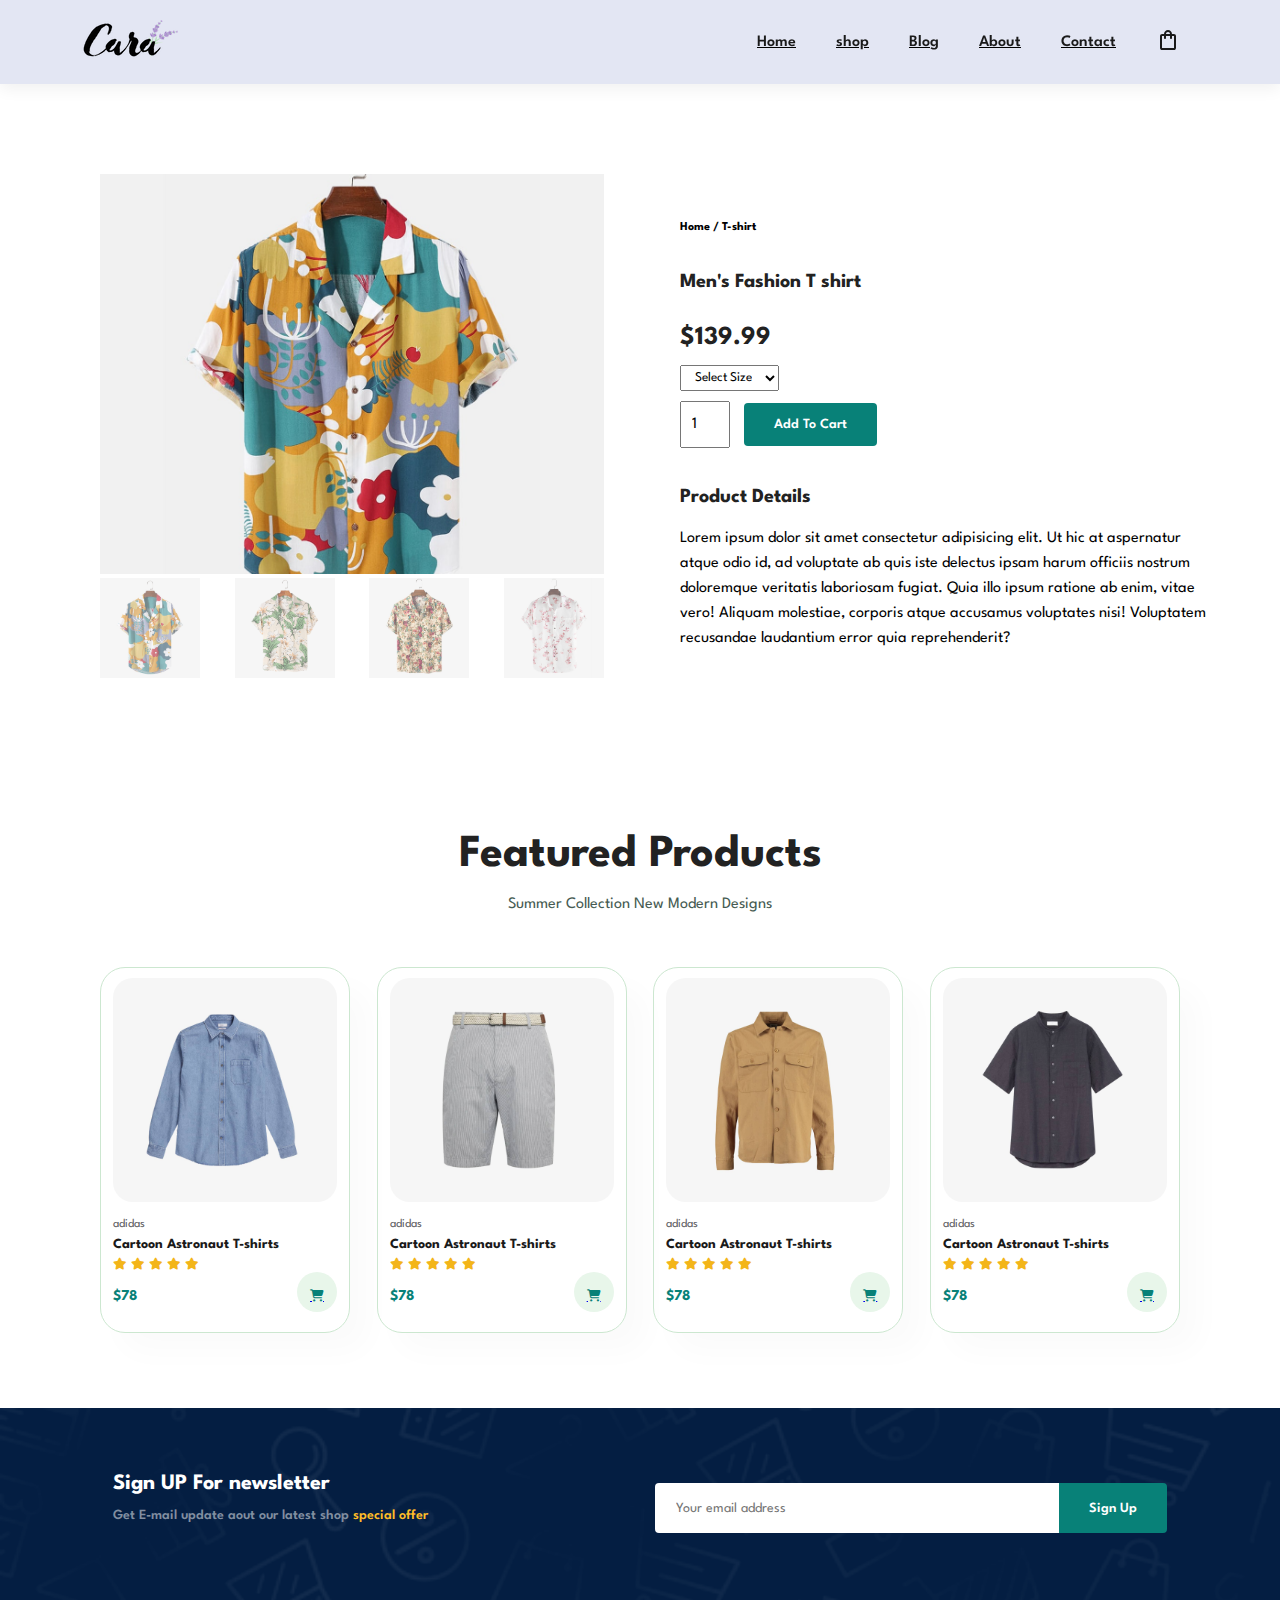
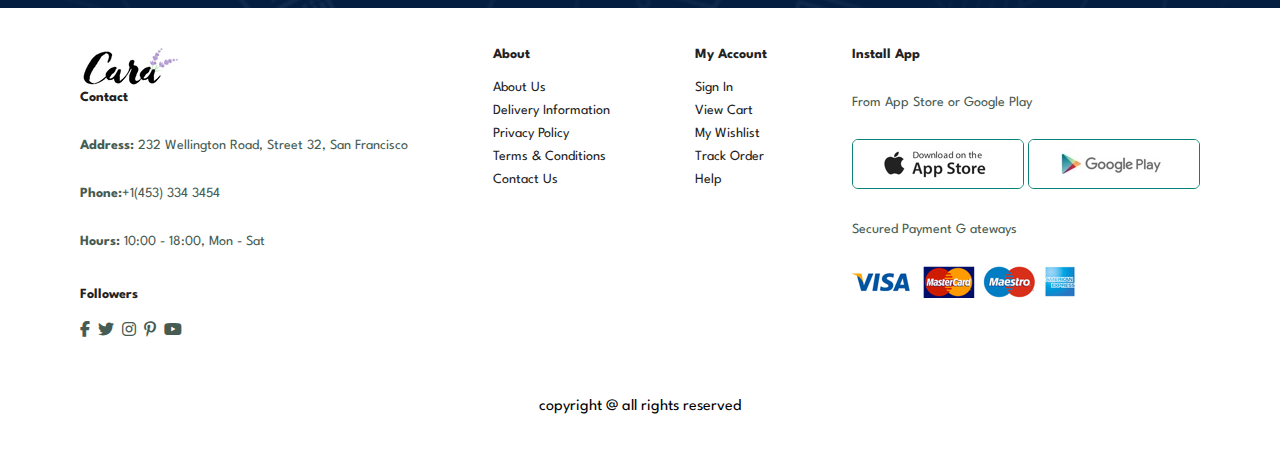
<file: product.html>
<!DOCTYPE html>
<html lang="en">
<head>
    <meta charset="UTF-8">
    <meta http-equiv="X-UA-Compatible" content="IE=edge">
    <meta name="viewport" content="width=device-width, initial-scale=1.0">
    <title>E-commerce Website</title>
    <link rel="stylesheet" href="styles.css">

    <!-- font font-awesome -->
    <link rel="stylesheet" href="https://cdnjs.cloudflare.com/ajax/libs/font-awesome/6.5.1/css/all.min.css">

    <!-- google font -->
    <link rel="stylesheet" href="https://fonts.googleapis.com/css2?family=Material+Symbols+Outlined:opsz,wght,FILL,GRAD@24,400,0,0" />
    
</head>

<body>
    <section id="header">
        <a href="./index.html"> <img  class="logo" src="./image/logo.png" alt=""> </a>

    <div>
        <u id="navbar">
            <li><a href="index.html">Home</a></li>
            <li><a  href="shop.html">shop</a></li>
            <li><a href="blog.html">Blog</a></li>
            <li><a href="about us.html">About</a></li>
            <li><a href="contact.html">Contact</a></li>
            <li id="lg-bag">
                <a href="cart.html"><span class="material-symbols-outlined">
                shopping_bag
            </span></a></li>
            <a href="#" id="close"><i class="fa-solid fa-xmark"></i></a>

        </u>
    </div>   
    <div id="mobile"> 
        <i class="fa-solid fa-cart-shopping"></i>
        <i id="bar" class="fa-solid fa-bars"></i></div>
    </section>

    <section id="prodetails" class="section-p1">
        <div id="single-pro-image">
                 <div class="main-image-container">
                    <img id="mainImage" class="main-image" src="/image/f1.jpg" alt="Main Image">
                  </div>
            
            
               
            <div class="small-img-group" id="smImages">
                <img class="thumbnail" src="/image/f1.jpg" alt="Image 1">
                
                <img class="thumbnail" src="/image/f2.jpg" alt="Image 2">
                <img class="thumbnail" src="/image/f3.jpg" alt="Image 3">
                <img class="thumbnail" src="/image/f4.jpg" alt="Image 4">
            </div>
        </div>

         <div class="single-pro-details">
        <h6>Home / T-shirt</h6>
        <h4>Men's Fashion T  shirt</h4>
        <h2>$139.99</h2>
        <select>
            <option value="">Select Size</option>
            <option value="">XL</option>
            <option value="">XXL</option>
            <option value="">Small</option>
            <option value="">Medium</option>
            <option value="">Large</option>

            <input type="number" value="1">
            <button class="normal ">Add To Cart</button>

            <div id="descrip">
                <h4>Product Details</h4>
            <span>Lorem ipsum dolor sit amet consectetur adipisicing elit. Ut hic at aspernatur atque odio id, ad voluptate ab quis iste delectus ipsam harum officiis nostrum doloremque veritatis laboriosam fugiat. Quia illo ipsum ratione ab enim, vitae vero! Aliquam molestiae, corporis atque accusamus voluptates nisi! Voluptatem recusandae laudantium error quia reprehenderit?</span>
            </div>
            

        </select>
        </div>
    </section>
    
    <section class="section-p1" id="product-1">
        <h2> Featured Products</h2>
        <p>Summer Collection New Modern Designs</p>
        <div class="pro-container">
            <div class="pro">
                <img src="./image/n5.jpg" alt="">
                <div class="des">
                    <span>adidas</span>
                    <h5>Cartoon Astronaut T-shirts</h5>
                    <div class="star">
                        <i class="fa-solid fa-star"></i>
                        <i class="fa-solid fa-star"></i>
                        <i class="fa-solid fa-star"></i>
                        <i class="fa-solid fa-star"></i>
                        <i class="fa-solid fa-star"></i>
                    </div>
                    <div class="p-c">
                        <h4>$78</h4>
                        <a href="#"><i class="fa-solid fa-cart-shopping cart"></i></a>
                    </div>
                </div>
            </div>
            <div class="pro">
                <img src="./image/n6.jpg" alt="">
                <div class="des">
                    <span>adidas</span>
                    <h5>Cartoon Astronaut T-shirts</h5>
                    <div class="star">
                        <i class="fa-solid fa-star"></i>
                        <i class="fa-solid fa-star"></i>
                        <i class="fa-solid fa-star"></i>
                        <i class="fa-solid fa-star"></i>
                        <i class="fa-solid fa-star"></i>
                    </div>
                    <div class="p-c">
                        <h4>$78</h4>
                        <a href="#"><i class="fa-solid fa-cart-shopping cart"></i></a>
                    </div>
                </div>
            </div>
            <div class="pro">
                <img src="./image/n7.jpg" alt="">
                <div class="des">
                    <span>adidas</span>
                    <h5>Cartoon Astronaut T-shirts</h5>
                    <div class="star">
                        <i class="fa-solid fa-star"></i>
                        <i class="fa-solid fa-star"></i>
                        <i class="fa-solid fa-star"></i>
                        <i class="fa-solid fa-star"></i>
                        <i class="fa-solid fa-star"></i>
                    </div>
                    <div class="p-c">
                        <h4>$78</h4>
                        <a href="#"><i class="fa-solid fa-cart-shopping cart"></i></a>
                    </div>
                </div>
            </div>
            <div class="pro">
                <img src="./image/n8.jpg" alt="">
                <div class="des">
                    <span>adidas</span>
                    <h5>Cartoon Astronaut T-shirts</h5>
                    <div class="star">
                        <i class="fa-solid fa-star"></i>
                        <i class="fa-solid fa-star"></i>
                        <i class="fa-solid fa-star"></i>
                        <i class="fa-solid fa-star"></i>
                        <i class="fa-solid fa-star"></i>
                    </div>
                    <div class="p-c">
                        <h4>$78</h4>
                        <a href="#"><i class="fa-solid fa-cart-shopping cart"></i></a>
                    </div>
                </div>
            </div>

        </div>
    </section>

    <section id="newsletter">
        <div class="newsText">
            <h4>Sign UP For newsletter</h4>
            <p>Get E-mail update aout our latest shop <span>special offer</span>
            </p>
        </div>
        <div class="form">
            <input type="text" placeholder="Your email address">
            <button class="normal">Sign Up</button>
        </div>
    </section>

    <footer class="section-p1">
        <div class="col">
            <img class="logo" src="./image/logo.png" alt="">
            <h4>Contact</h4>
            <p><strong>Address:</strong> 232 Wellington Road, Street 32, San Francisco</p>
            <p><strong>Phone:</strong>+1(453) 334 3454</p>
            <p><strong>Hours:</strong> 10:00 - 18:00, Mon - Sat</p>

            <div class="follow">
                <h4>Followers</h4>
                <div class="icon">
                    <i class="fa-brands fa-facebook-f" ></i>
                    <i class="fa-brands fa-twitter"  ></i>
                    <i class="fa-brands fa-instagram"  ></i>
                    <i class="fa-brands fa-pinterest-p"  ></i>
                    <i class="fa-brands fa-youtube"  ></i>
                </div>
            </div>
        </div>
        <div class="col">
            <h4>About</h4>
            <a href="#">About Us</a>
            <a href="#">Delivery Information</a>
            <a href="#">Privacy Policy</a>
            <a href="#">Terms & Conditions</a>
            <a href="#">Contact Us</a>
        </div>
        <div class="col">
            <h4>My Account</h4>
            <a href="#">Sign In</a>
            <a href="#">View Cart</a>
            <a href="#">My Wishlist</a>
            <a href="#">Track Order</a>
            <a href="#">Help</a>
        </div>
        <div class="col install">
            <h4>Install App</h4>
            <p>From App Store or Google Play</p>
            <div class="row">
                <img src="./image/app.jpg" alt="">
                <img src="./image/play.jpg" alt="">
            </div>
            <p>Secured Payment G  ateways</p>
            <img src="./image/pay.png" alt="">
        </div>

    <div class="copyright">
        copyright @ all rights reserved
    </div>
    </footer>

    <script>
       

    document.addEventListener("DOMContentLoaded", function () {
        event.preventDefault();
        let smImgContainer = document.getElementById("smImages");
        let mainImage = document.getElementById("mainImage");

        smImgContainer.addEventListener("click", function (event) {
        if (event.target.classList.contains("thumbnail")) {
        mainImage.src = event.target.src;
        }
        });
    }); 



    </script>

    <script src="script.js"></script>
</body>
</html>
</file>
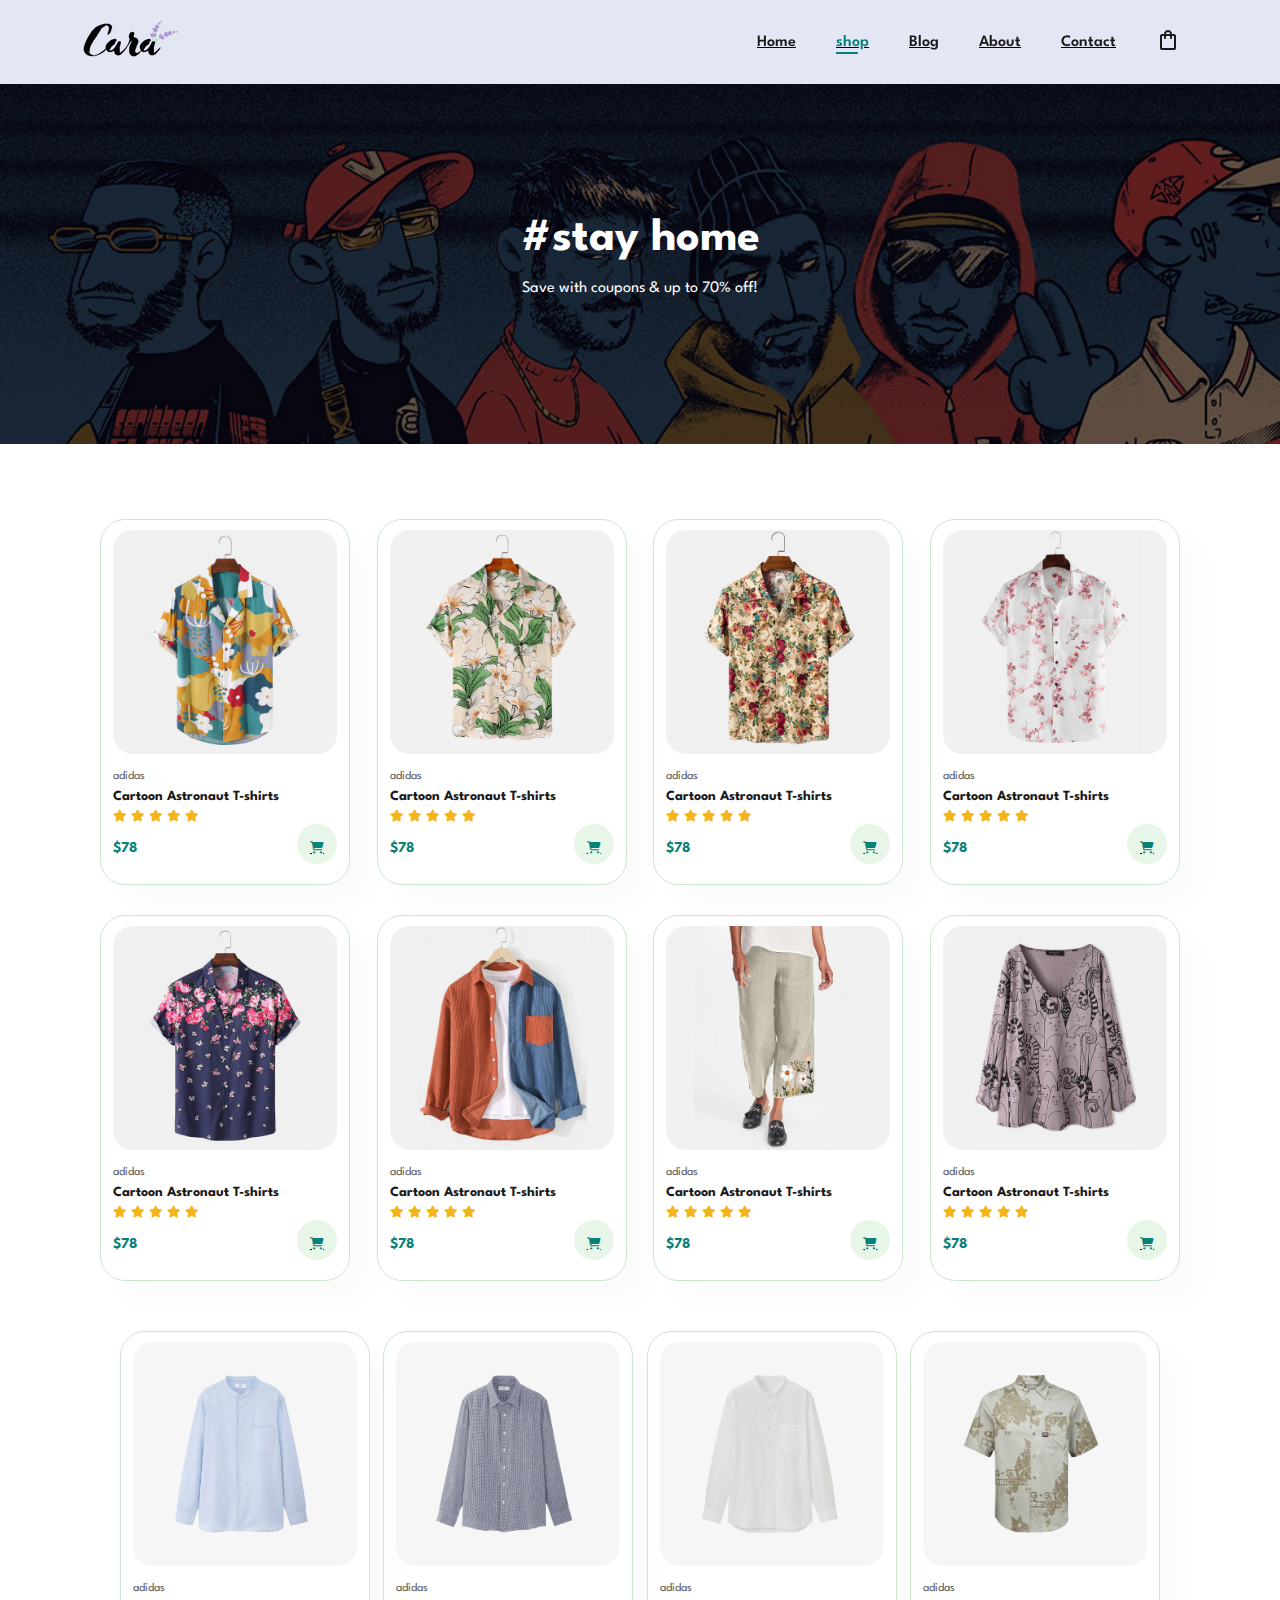
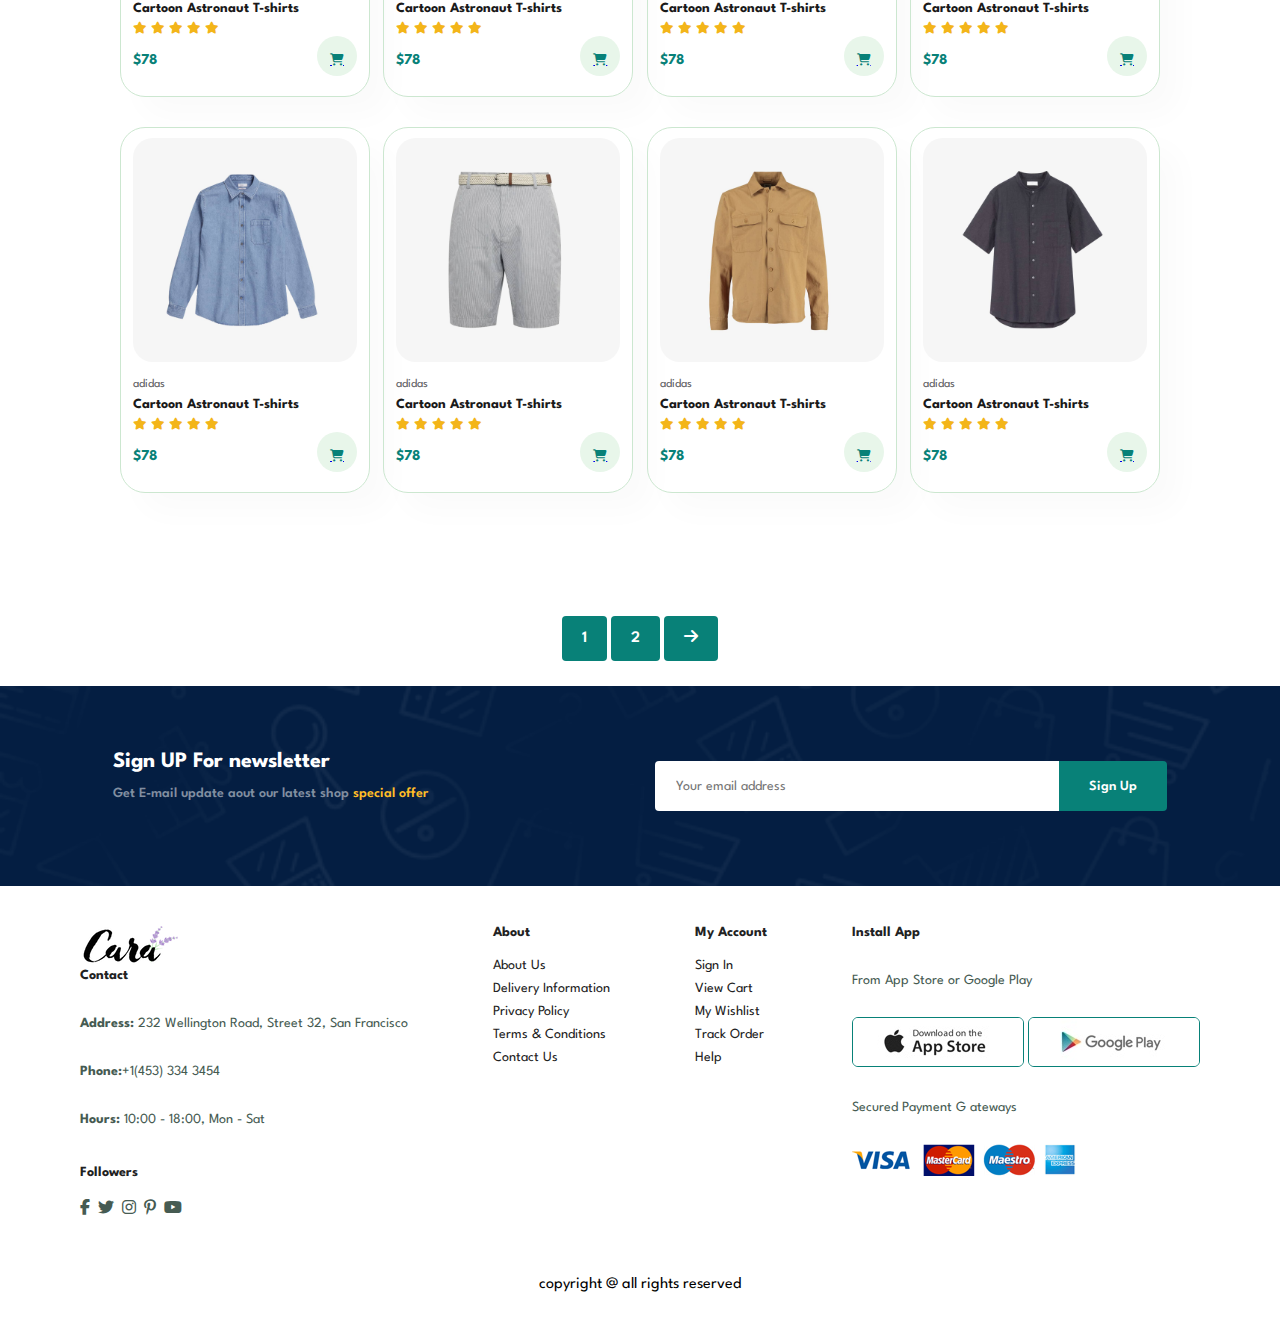
<file: shop.html>
<!DOCTYPE html>
<html lang="en">
<head>
    <meta charset="UTF-8">
    <meta http-equiv="X-UA-Compatible" content="IE=edge">
    <meta name="viewport" content="width=device-width, initial-scale=1.0">
    <title>Ecommerce Website</title>
    <link rel="stylesheet" href="styles.css">

    <!-- font font-awesome -->
    <link rel="stylesheet" href="https://cdnjs.cloudflare.com/ajax/libs/font-awesome/6.5.1/css/all.min.css">

    <!-- google font -->
    <link rel="stylesheet" href="https://fonts.googleapis.com/css2?family=Material+Symbols+Outlined:opsz,wght,FILL,GRAD@24,400,0,0" />
    
</head>

<body>
    <section id="header">
        <a href="#"> <img  class="logo" src="./image/logo.png" alt=""> </a>

    <div>
        <u id="navbar">
            <li><a href="index.html">Home</a></li>
            <li><a class="active" href="shop.html">shop</a></li>
            <li><a href="blog.html">Blog</a></li>
            <li><a href="about us.html">About</a></li>
            <li><a href="contact.html">Contact</a></li>
            <li id="lg-bag">
                <a href="cart.html"><span class="material-symbols-outlined">
                shopping_bag
            </span></a></li>
            <a href="#" id="close"><i class="fa-solid fa-xmark"></i></a>

        </u>
    </div>   
    <div id="mobile"> 
        <i class="fa-solid fa-cart-shopping"></i>
        <i id="bar" class="fa-solid fa-bars"></i></div>
    </section>

    <section id="page-header">
        <h2>#stay home</h2>
        <p>Save with coupons & up to 70% off!</p>
    </section>

    <section class="section-p1" id="product-1">
        
        <div class="pro-container">

            <!-- linking pro to product.html using onclick="window.location.href='';"-->
            <div class="pro" onclick="window.location.href='product.html';">
                <img src="./image/f1.jpg" alt="">
                <div class="des">
                    <span>adidas</span>
                    <h5>Cartoon Astronaut T-shirts</h5>
                    <div class="star">
                        <i class="fa-solid fa-star"></i>
                        <i class="fa-solid fa-star"></i>
                        <i class="fa-solid fa-star"></i>
                        <i class="fa-solid fa-star"></i>
                        <i class="fa-solid fa-star"></i>
                    </div>
                    <div class="p-c">
                        <h4>$78</h4>
                        <a href="#"><i class="fa-solid fa-cart-shopping cart"></i></a>
                    </div>
                </div>
            </div>
            <div class="pro">
                <img src="./image/f2.jpg" alt="">
                <div class="des">
                    <span>adidas</span>
                    <h5>Cartoon Astronaut T-shirts</h5>
                    <div class="star">
                        <i class="fa-solid fa-star"></i>
                        <i class="fa-solid fa-star"></i>
                        <i class="fa-solid fa-star"></i>
                        <i class="fa-solid fa-star"></i>
                        <i class="fa-solid fa-star"></i>
                    </div>
                    <div class="p-c">
                        <h4>$78</h4>
                        <a href="#"><i class="fa-solid fa-cart-shopping cart"></i></a>
                    </div>
                </div>
            </div>
            <div class="pro">
                <img src="./image/f3.jpg" alt="">
                <div class="des">
                    <span>adidas</span>
                    <h5>Cartoon Astronaut T-shirts</h5>
                    <div class="star">
                        <i class="fa-solid fa-star"></i>
                        <i class="fa-solid fa-star"></i>
                        <i class="fa-solid fa-star"></i>
                        <i class="fa-solid fa-star"></i>
                        <i class="fa-solid fa-star"></i>
                    </div>
                    <div class="p-c">
                        <h4>$78</h4>
                        <a href="#"><i class="fa-solid fa-cart-shopping cart"></i></a>
                    </div>
                </div>
            </div>
            <div class="pro">
                <img src="./image/f4.jpg" alt="">
                <div class="des">
                    <span>adidas</span>
                    <h5>Cartoon Astronaut T-shirts</h5>
                    <div class="star">
                        <i class="fa-solid fa-star"></i>
                        <i class="fa-solid fa-star"></i>
                        <i class="fa-solid fa-star"></i>
                        <i class="fa-solid fa-star"></i>
                        <i class="fa-solid fa-star"></i>
                    </div>
                    <div class="p-c">
                        <h4>$78</h4>
                        <a href="#"><i class="fa-solid fa-cart-shopping cart"></i></a>
                    </div>
                </div>
            </div>
            <div class="pro">
                <img src="./image/f5.jpg" alt="">
                <div class="des">
                    <span>adidas</span>
                    <h5>Cartoon Astronaut T-shirts</h5>
                    <div class="star">
                        <i class="fa-solid fa-star"></i>
                        <i class="fa-solid fa-star"></i>
                        <i class="fa-solid fa-star"></i>
                        <i class="fa-solid fa-star"></i>
                        <i class="fa-solid fa-star"></i>
                    </div>
                    <div class="p-c">
                        <h4>$78</h4>
                        <a href="#"><i class="fa-solid fa-cart-shopping cart"></i></a>
                    </div>
                </div>
            </div>
            <div class="pro">
                <img src="./image/f6.jpg" alt="">
                <div class="des">
                    <span>adidas</span>
                    <h5>Cartoon Astronaut T-shirts</h5>
                    <div class="star">
                        <i class="fa-solid fa-star"></i>
                        <i class="fa-solid fa-star"></i>
                        <i class="fa-solid fa-star"></i>
                        <i class="fa-solid fa-star"></i>
                        <i class="fa-solid fa-star"></i>
                    </div>
                    <div class="p-c">
                        <h4>$78</h4>
                        <a href="#"><i class="fa-solid fa-cart-shopping cart"></i></a>
                    </div>
                </div>
            </div>
            <div class="pro">
                <img src="./image/f7.jpg" alt="">
                <div class="des">
                    <span>adidas</span>
                    <h5>Cartoon Astronaut T-shirts</h5>
                    <div class="star">
                        <i class="fa-solid fa-star"></i>
                        <i class="fa-solid fa-star"></i>
                        <i class="fa-solid fa-star"></i>
                        <i class="fa-solid fa-star"></i>
                        <i class="fa-solid fa-star"></i>
                    </div>
                    <div class="p-c">
                        <h4>$78</h4>
                        <a href="#"><i class="fa-solid fa-cart-shopping cart"></i></a>
                    </div>
                </div>
            </div>
            <div class="pro">
                <img src="./image/f8.jpg" alt="">
                <div class="des">
                    <span>adidas</span>
                    <h5>Cartoon Astronaut T-shirts</h5>
                    <div class="star">
                        <i class="fa-solid fa-star"></i>
                        <i class="fa-solid fa-star"></i>
                        <i class="fa-solid fa-star"></i>
                        <i class="fa-solid fa-star"></i>
                        <i class="fa-solid fa-star"></i>
                    </div>
                    <div class="p-c">
                        <h4>$78</h4>
                        <a href="#"><i class="fa-solid fa-cart-shopping cart"></i></a>
                    </div>
                </div>
            </div>

        
        <div class="pro-container">
            <div class="pro">
                <img src="./image/n1.jpg" alt="">
                <div class="des">
                    <span>adidas</span>
                    <h5>Cartoon Astronaut T-shirts</h5>
                    <div class="star">
                        <i class="fa-solid fa-star"></i>
                        <i class="fa-solid fa-star"></i>
                        <i class="fa-solid fa-star"></i>
                        <i class="fa-solid fa-star"></i>
                        <i class="fa-solid fa-star"></i>
                    </div>
                    <div class="p-c">
                        <h4>$78</h4>
                        <a href="#"><i class="fa-solid fa-cart-shopping cart"></i></a>
                    </div>
                </div>
            </div>
            <div class="pro">
                <img src="./image/n2.jpg" alt="">
                <div class="des">
                    <span>adidas</span>
                    <h5>Cartoon Astronaut T-shirts</h5>
                    <div class="star">
                        <i class="fa-solid fa-star"></i>
                        <i class="fa-solid fa-star"></i>
                        <i class="fa-solid fa-star"></i>
                        <i class="fa-solid fa-star"></i>
                        <i class="fa-solid fa-star"></i>
                    </div>
                    <div class="p-c">
                        <h4>$78</h4>
                        <a href="#"><i class="fa-solid fa-cart-shopping cart"></i></a>
                    </div>
                </div>
            </div>
            <div class="pro">
                <img src="./image/n3.jpg" alt="">
                <div class="des">
                    <span>adidas</span>
                    <h5>Cartoon Astronaut T-shirts</h5>
                    <div class="star">
                        <i class="fa-solid fa-star"></i>
                        <i class="fa-solid fa-star"></i>
                        <i class="fa-solid fa-star"></i>
                        <i class="fa-solid fa-star"></i>
                        <i class="fa-solid fa-star"></i>
                    </div>
                    <div class="p-c">
                        <h4>$78</h4>
                        <a href="#"><i class="fa-solid fa-cart-shopping cart"></i></a>
                    </div>
                </div>
            </div>
            <div class="pro">
                <img src="./image/n4.jpg" alt="">
                <div class="des">
                    <span>adidas</span>
                    <h5>Cartoon Astronaut T-shirts</h5>
                    <div class="star">
                        <i class="fa-solid fa-star"></i>
                        <i class="fa-solid fa-star"></i>
                        <i class="fa-solid fa-star"></i>
                        <i class="fa-solid fa-star"></i>
                        <i class="fa-solid fa-star"></i>
                    </div>
                    <div class="p-c">
                        <h4>$78</h4>
                        <a href="#"><i class="fa-solid fa-cart-shopping cart"></i></a>
                    </div>
                </div>
            </div>
            <div class="pro">
                <img src="./image/n5.jpg" alt="">
                <div class="des">
                    <span>adidas</span>
                    <h5>Cartoon Astronaut T-shirts</h5>
                    <div class="star">
                        <i class="fa-solid fa-star"></i>
                        <i class="fa-solid fa-star"></i>
                        <i class="fa-solid fa-star"></i>
                        <i class="fa-solid fa-star"></i>
                        <i class="fa-solid fa-star"></i>
                    </div>
                    <div class="p-c">
                        <h4>$78</h4>
                        <a href="#"><i class="fa-solid fa-cart-shopping cart"></i></a>
                    </div>
                </div>
            </div>
            <div class="pro">
                <img src="./image/n6.jpg" alt="">
                <div class="des">
                    <span>adidas</span>
                    <h5>Cartoon Astronaut T-shirts</h5>
                    <div class="star">
                        <i class="fa-solid fa-star"></i>
                        <i class="fa-solid fa-star"></i>
                        <i class="fa-solid fa-star"></i>
                        <i class="fa-solid fa-star"></i>
                        <i class="fa-solid fa-star"></i>
                    </div>
                    <div class="p-c">
                        <h4>$78</h4>
                        <a href="#"><i class="fa-solid fa-cart-shopping cart"></i></a>
                    </div>
                </div>
            </div>
            <div class="pro">
                <img src="./image/n7.jpg" alt="">
                <div class="des">
                    <span>adidas</span>
                    <h5>Cartoon Astronaut T-shirts</h5>
                    <div class="star">
                        <i class="fa-solid fa-star"></i>
                        <i class="fa-solid fa-star"></i>
                        <i class="fa-solid fa-star"></i>
                        <i class="fa-solid fa-star"></i>
                        <i class="fa-solid fa-star"></i>
                    </div>
                    <div class="p-c">
                        <h4>$78</h4>
                        <a href="#"><i class="fa-solid fa-cart-shopping cart"></i></a>
                    </div>
                </div>
            </div>
            <div class="pro">
                <img src="./image/n8.jpg" alt="">
                <div class="des">
                    <span>adidas</span>
                    <h5>Cartoon Astronaut T-shirts</h5>
                    <div class="star">
                        <i class="fa-solid fa-star"></i>
                        <i class="fa-solid fa-star"></i>
                        <i class="fa-solid fa-star"></i>
                        <i class="fa-solid fa-star"></i>
                        <i class="fa-solid fa-star"></i>
                    </div>
                    <div class="p-c">
                        <h4>$78</h4>
                        <a href="#"><i class="fa-solid fa-cart-shopping cart"></i></a>
                    </div>
                </div>
            </div>

        </div>
    </section>

    <section id="pagination">
        <a href="#">1</a>
        <a href="#">2</a>
        <a href="#"><i class="fa-solid fa-arrow-right"></i></a>
    </section>

    <section id="newsletter">
        <div class="newsText">
            <h4>Sign UP For newsletter</h4>
            <p>Get E-mail update aout our latest shop <span>special offer</span>
            </p>
        </div>
        <div class="form">
            <input type="text" placeholder="Your email address">
            <button class="normal">Sign Up</button>
        </div>
    </section>

    <footer class="section-p1">
        <div class="col">
            <img class="logo" src="./image/logo.png" alt="">
            <h4>Contact</h4>
            <p><strong>Address:</strong> 232 Wellington Road, Street 32, San Francisco</p>
            <p><strong>Phone:</strong>+1(453) 334 3454</p>
            <p><strong>Hours:</strong> 10:00 - 18:00, Mon - Sat</p>

            <div class="follow">
                <h4>Followers</h4>
                <div class="icon">
                    <i class="fa-brands fa-facebook-f" ></i>
                    <i class="fa-brands fa-twitter"  ></i>
                    <i class="fa-brands fa-instagram"  ></i>
                    <i class="fa-brands fa-pinterest-p"  ></i>
                    <i class="fa-brands fa-youtube"  ></i>
                </div>
            </div>
        </div>
        <div class="col">
            <h4>About</h4>
            <a href="#">About Us</a>
            <a href="#">Delivery Information</a>
            <a href="#">Privacy Policy</a>
            <a href="#">Terms & Conditions</a>
            <a href="#">Contact Us</a>
        </div>
        <div class="col">
            <h4>My Account</h4>
            <a href="#">Sign In</a>
            <a href="#">View Cart</a>
            <a href="#">My Wishlist</a>
            <a href="#">Track Order</a>
            <a href="#">Help</a>
        </div>
        <div class="col install">
            <h4>Install App</h4>
            <p>From App Store or Google Play</p>
            <div class="row">
                <img src="./image/app.jpg" alt="">
                <img src="./image/play.jpg" alt="">
            </div>
            <p>Secured Payment G  ateways</p>
            <img src="./image/pay.png" alt="">
        </div>

    <div class="copyright">
        copyright @ all rights reserved
    </div>
    </footer>
    
    <div class="yy"></div>
    <script src="script.js"></script>
</body>
</html>
</file>
<file: styles.css>
@import url('https://fonts.googleapis.com/css2?family=League+Spartan:wght@100;300;400;500;600;700;800;900&display=swap');
*{
    margin: 0;
    padding: 0;
    /* overflow: hidden; */
    box-sizing: border-box;
    font-family: 'League Spartan', sans-serif;
}

h1{
    font-size: 50px;
    line-height: 64px;
    color: #222;
}

h2{
    font-size: 46px;
    line-height: 54px;
    color: #222;
}

h4{
    font-size: 20px;
    color: #222;
}

h6{
    font-weight: 700; 
    font-size: 12px;
}

p{
    font-size: 16px;
    color: #465b52;
    margin: 15px 0 20px 0;
}

.section-p1{
    padding: 40px 80px;
}

.section-m1 {
    margin: 40px 0;
}

body {
    width: 100%;
}


button.normal{
    font-size: 14px;
    font-weight: 600;
    padding: 15px 30px;
    color: #000;
    background-color: #fff;
    border-radius: 4px;
    cursor: pointer;
    border: none;
    outline: none;
    transition: 0.2s; 
}

#mobile{
    display: none;
}

#close{
    display: none;
}






#header{
    display: flex;
    justify-content: space-between;
    align-items: center;
    padding: 20px 80px;
    background: #e3e6f3;
    box-shadow: 0 5px 15px rgb(0, 0, 0, 0.06);
    z-index: 1;
    position: sticky;
    top: 0;
    left: 0;
}

#navbar{
    display: flex;
    justify-content: space-between;
    align-items: center;

}

#navbar li{
    list-style: none; 
    padding: 0 20px;
    position: relative;
}

#navbar li a{
    text-decoration: transparent;
    font-size: 16px;
    font-weight: 600;
    color: #1a1a1a;
    transition: 0.3s ease;
}

#navbar li a:hover,
#navbar li a.active{
    color: #088178;
}

/* asigning underline hovers to nave menus */
#navbar li a.active::after,
#navbar li a:hover::after{
    content: '';
    width: 30%;
    height: 2px;
    background: #088178;
    position: absolute;
    bottom: -4px;
    left: 20px;
}

#hero{
    background-image: url(./image/hero4.png);
     height: 90vh;
    width: 100%;
    background-size: cover;
    background-position: top 25% right 0 ;
    padding: 0 80px;
    display: flex;
    flex-direction: column;
    align-items: flex-start;
    justify-content: center ;
 }

#hero h1{
    color: #088178;
}

#hero  h4{
    padding-bottom: 15px;
}

#hero button{
    background-image: url(./image/button.png);
    background-color: transparent;
    color: #088178;
    border: 0;
    padding: 14px 80px 14px 65px;
    background-repeat: no-repeat;
    cursor: pointer;
    font-weight: 700;
    font-size: 15px;
}

#feature .fe-box{
    width: 160px;
    text-align: center;
    padding: 25px 15px;
    border-radius: 4px;
    border: 1px solid #cce7d0;
    box-shadow: 20px 20px 34px rgba(218, 214, 214, 0.3);
    margin: 15px 0 ;
    
}

#feature .fe-box:hover{
    box-shadow: 10px 10px 34px rgb(70, 62, 221, 0.3);
}

#feature .fe-box img{
    width: 100%;
    margin-bottom: 10px ;

}

#feature .fe-box h6{
    display: inline-block;
    padding: 9px 8px 6px 8px;
    line-height: 1;
    border-radius: 4px;
    color: #088178;
    background-color: #fddde4;
}
#feature .fe-box:nth-child(2) h6{
    background-color: #cdebbc;
}
#feature .fe-box:nth-child(3) h6{
    background-color: #d1e8f2;
}
#feature .fe-box:nth-child(4) h6{
    background-color: #cdd4f8;
}
#feature .fe-box:nth-child(5) h6{
    background-color: #f2dcfe;
}
#feature .fe-box:nth-child(6) h6{
    background-color: #fff2e5;
}


#product-1{
    text-align: center;
    
}
#product-1 .pro-container{
    display: flex;
    justify-content: space-between;
    padding: 20px;
    flex-wrap: wrap ;
    

}

#product-1 .pro{
    width: 23%;
    min-width: 250px;
    padding: 10px 12px;
    border: 1px solid #cce7d0;
    border-radius: 25px;
    cursor: pointer;
    box-shadow: 20px 20px 30px rgb(0, 0, 0, 0.02);
    margin: 15px 0;
}
#product-1 .pro:hover{
    box-shadow: 15px 15px 34px 34px rgba(0, 0, 0, 0.03);
}

#product-1 .pro img{
    width: 100%;
    border-radius: 20px;;
}

#product-1 .pro .des{
    text-align: start;
    padding: 10px 0;
}

#product-1 .pro .des span{
    color: #606063;
    font-size: 12px;
}

#product-1 .pro .des h5{
    padding-top: 7px;
    color: #1a1a1a;
    font-size: 14px;
}

#product-1 .pro .des i {
    font-size: 12px;
    color: rgb(243, 181, 25);
    padding-top: 7px;
}

.p-c {
     display: flex;
    align-items: center;
    justify-content: space-between;
    flex-wrap: wrap;
}

#product-1 .pro .des h4{
    display: inline-block;
    padding-top: 7px;
    font-size: 15px;
    font-weight: 700;
    color: #088178;
}

#product-1 .pro .p-c .cart{
    display: flex;
    width: 40px;
    height: 40px;
    line-height: 40px;
    border-radius: 50px;
    color: #088178;
    justify-content: center ;
    align-items: center;
    background-color: #e8f6ea;
} 

#banner {
    display: flex;
    flex-direction: column;
    justify-content: center;
    align-items: center;
    text-align: center;
    background-image: url("./image/b2\ \(1\).jpg");
    width: 100%;
    height: 40vh;
    background-size: cover;
    background-position: center;
}

#banner h4{
    color: #fff;
}

#banner h2{
    color: #fff;
    padding: 10px 0;
}

#banner h2 span{
    color: rgb(255, 0, 0);
    
}

#banner button:hover{
    background-color: #088178;
    color: #fff;
}

#feature,
#sm-banner,
#newsletter{
    display: flex;
    justify-content: space-between; 
    align-items: center;
    flex-wrap: wrap;
}


#sm-banner .banner-box{
    display: flex;
    flex-direction: column;
    justify-content: center;
    align-items: flex-start;
    background-image: url(./image/b17.jpg);
    width: 580px; 
    height: 50vh;
    background-size: cover;
    background-position: center;
    padding: 30px;
}


#sm-banner .banner-box2{
    background-image: url(./image/b10.jpg);
    
}

#sm-banner .banner-box h4{
    color: #fff;
    font-size: 20px;
    font-weight: 300;
}

#sm-banner .banner-box h2{
    color: #fff;
    font-size: 28px;
    font-weight: 800;
}

#sm-banner span{
    color: #fff;
    font-size: 14px;
    font-weight: 500;
    padding-bottom: 15px;
    outline: none;
}

#sm-banner button:hover {
    background-color: #088178;
    border: 1px solid transparent;
}  

#banner3{ 
    display: flex;
    justify-content: space-between;
    align-items: center;
    flex-wrap: wrap;
    padding: 0 80px;
        width: 100%;
        margin: 0px 0 25px 0;
}

#banner3 .banner-box{
    display: flex;
    flex-direction: column;
    justify-content: center;
    align-items: flex-start;
    background-image: url(./image/b7\ \(1\).jpg);
    width: 30%; 
    height: 30vh;
    background-size: cover;
    background-position: center;
    padding: 20px;
    margin-bottom: 0 20px ;
} 

#banner3 .banner-box2{
    background-image: url("./image/b4\ \(1\).jpg");
}

#banner3 .banner-box3{
    background-image: url("./image/b18.jpg");
}

#banner3 h2{
    color: #fff;
    font-weight: 900;
    font-size: 22px;
}


#banner3 h3{
    color: #ec5443;
    font-weight: 800;
    font-size: 15px;
}

#newsletter{
    display: flex;
    justify-content: space-around; 
    align-items: center;
    flex-wrap: wrap;
    background-image: url("./image/b14.png");
    width: 100%; 
    height: 200px;
    background-size: cover;
    background-repeat: no-repeat;    
    background-position: 20% 30%;
    background-color: #041e42;
}

#newsletter h4 {
    font-size: 22px;
    font-weight: 700;
    color: #fff;
}


#newsletter p {
    font-size: 14px;
    font-weight: 600;
    color: #818ea0;
}  

#newsletter p  span{
    color: #ffbd27;
}

#newsletter .form{
    display: flex;
    width: 40%;
}

#newsletter input{
    height: 3.125rem;
    padding: 0 1.25rem;
    font-size: 14px;
    width: 100%;
    border: 1px solid transparent;
    border-radius: 4px;
    outline: none;
    border-top-right-radius: 0;
    border-bottom-right-radius: 0;
}


#newsletter button{
    background-color: #088178;
    color: #fff;
    white-space: nowrap;
    border-top-left-radius: 0;
    border-bottom-left-radius: 0; 
}


footer{
    display: flex;
    flex-wrap: wrap;
    justify-content: space-between;
}

footer .col{
    display: flex;
    flex-direction: column;
    align-items: flex-start ;
    margin-bottom: 60px;
}

footer .logo{
margin-bottom: 3px;
}

footer h4{
    font-size: 14px;
    padding-bottom: 20px;
}

footer p{
    font-size: 14px;
    padding-bottom: 0 0 8px 0;
}

footer a{
    font-size: 14px;
    text-decoration: none;
    color: #222;
    margin-bottom: 10px;
}

footer .follow {
   margin-top: 20px;
}

footer .follow i {
    color: #465b52;
    padding-right: 4px;
    cursor: pointer;
}

footer .install .row img{
    border: 1px solid #088178;
    border-radius: 6px;
}

footer .install img{
    margin: 10px 0 15px 0;
}

footer .follow i:hover,
footer a:hover {
    color: #088178;
}


footer .copyright{
    width: 100%;
    text-align: center;
} 

/* shop page */
#page-header{
    display: flex;
    justify-content: center;
    align-items: center;
    flex-direction: column;
    width: 100%;
    background-image: url(./image/bb1\ \(1\).jpg);
    background-size: cover;
    height: 40vh;
    padding: 14px;
}

#page-header h2,
#page-header p{
    color: #fff;
}

#pagination{
    text-align: center;
    padding: 40px 0;
}

#pagination a{
    text-decoration: none;
    background-color: #088178;
    padding: 15px 20px;
    border-radius: 4px;
    color: #fff;
    font-weight: 600;
}

#pagination a i{
    font-size: 16px;
    font-weight: 600;
}


/*  */
/* single product  */
#prodetails {
    display: flex;
    justify-content: space-between;
    align-items: center;
    width: 100%;
    margin: 50px 20px;
    
}
.container {
    max-width: 800px;
    margin: 0 auto;
  }
  
  .thumbnail {
    width: 100px;
    height: 100px;
    object-fit: cover;
    cursor: pointer;
    cursor: pointer;
    opacity: .6; 
} 
  .small-img-group {
    display: flex;
    justify-content: space-between;
    flex-wrap: wrap;
    margin-bottom: 20px;
  }

.thumbnail:hover{
    opacity: 1;
}

  .single-pro-image {
    overflow: hidden;
  }
  
  .main-image {
    width: 100%;
    height: auto;
    max-height: 400px;
    object-fit: cover;
  }

#single-pro-image {
    width: 45%;
    height: auto;
    max-height: 10%;
    object-fit: cover;
    overflow: hidden;
}

.single-pro-details{
    width: 50%; 
    padding-left: 20px;
    
}

#prodetails .single-pro-details h2{
    font-size: 26px;
}

#prodetails .single-pro-details h4{
    padding: 40px 0 20px 0;
}

#prodetails .single-pro-details select{
    display: block;
    padding: 5px 10px;
    margin-bottom: 10px;
}

#prodetails .single-pro-details input{
    width: 50px;
    height: 47px;
    padding-left: 10px;
    font-size: 16px;
    margin-right: 10px;
}
#prodetails .single-pro-details input:focus{
    outline: none;
}

#prodetails .single-pro-details button{
    background-color: #088178;
    color: #fff;
}

#prodetails .single-pro-details span{
    line-height: 25px;
}




/* blog page */
#page-header.blog-header{
    background-image: url(./image/b19.jpg);
}

#blog {
    padding: 100px 150px 0 150px;
}

#blog .blog-box {
    display: flex;
    align-items: center;
    justify-content: center;
    width: 100%;
    position: relative;
    /* justify-content: space-between;
    align-content: center;
    flex-wrap: nowrap;
    flex-direction: row; */
}

#blog .blog-image{
    width: 50%;
    margin-right: 40px;
}

#blog img{
    width: 100%;
    height: 300px;
    object-fit: cover;
}

#blog .blog-details{
    width: 50%;
}
#blog .blog-details a{
    text-decoration: none;
    font-size: 11px;
    color: #000;
    font-weight: 700;
    position: relative;
    transition: 0.3 ;
}

#blog .blog-details a::after {
    content: '' ;
    width: 50px;
    height: 1px;
    background-color: #000;
    position: absolute;
    top: 4px;
    right: -60px;
}
#blog .blog-details a:hover::after {
    background-color: #088178;
}
#blog .blog-details a:hover{
    color: #088178;
}
 
#blog .blog-box h1{
    position: absolute;
    top: -40px;
    left: 0;
    font-size: 70px;
    font-weight: 700;
    color: #c9cbce;
    z-index: -1;
}
/* About page */
 #page-header.about-header{
    background-image: url("./image/about.png");
}

#about-head {
    display: flex;
    align-items: center;
  }

#about-img{
    width: 50%;
} 
 #about-head img{
    width: 100%;
  }   
  
  .about-content{
    width: 50%;
    margin-left: 30px;
  }

 .marquee-container {
    width: 100%;
    background-color: #ccc;
    animation: marquee 70s linear infinite;
  }


#about-app{
     text-align: center;
}

#about-app  .video{
    margin-top: 20px;
}

#about-app  video{
    width: 70%;
    height: 100%;
    border-radius: 20px;
    
}


/* contact page */
#contact-details {
    display: flex;
    justify-content: space-between;
    align-items: center;
    /* flex-wrap: wrap; */
  }
  #contact-details .contact-content{
    width: 40%;
  }
  
  .contact-content span,
  #form-details form span{
    font-size: 12px;
  }

  .contact-content h2,
  #form-details form h2{
    width: 100%;
    font-size: 26px;
    line-height: 35px;
    padding: 20px 0 ;
}

.contact-content h3{
    font-size: 16px;
    line-height: 36px;
    padding-bottom: 15px ;
}

.contact-content li{
    list-style: none;
    display: flex;
    padding: 10px 0 ;
}

.contact-content li i{
    font-size: 14px;
    padding-right: 22px ;
}

.contact-content li p{
    font-size: 14px;
    margin: 0 ;
}

.contact-content map iframe{
    width: 100px;
    height: 100%;
    border: none;
}
 
#form-details{
    display: flex;
    justify-content: space-between;
    margin: 30px;
    padding: 80px;
    border: 1px solid #e1e1e1; 

}

#form-details form{
    width: 65%;
    display: flex;
    flex-direction: column;
    align-items: flex-start; 
}

#form-details form input,
#form-details form textarea{
    width: 100%;
    padding: 12px 15px;
    outline: none; 
    margin-bottom: 20px;
    border: 1px solid #e1e1e1;
}

#form-details form button{
    color: white;
    background-color: #088178;
}

.people {
    margin-top: 35px;
}

#form-details .people div{
    display: flex;
    align-items: flex-start;
    padding-bottom: 25px;
}
#form-details .people img{
    width: 65px;
    height: 65px;
    object-fit: cover;
    border-radius: 50%;
    margin-right: 25px;
}

#form-details .people p{
    margin: 0;
    font-size: 13px;
    line-height: 25px;
}

#form-details .people p span{
    display: block;
    font-size: 16px;
    font-weight: 600;
    color: #000;
}
 


    /* start media query */


@media (max-width: 900px){
    .section-p1{
        padding: 40px 40px;
    }
    /*======================= Nav bar =====================*/
    #navbar {
            display: flex;
        flex-direction: column;
        align-items: flex-start;
        justify-content: flex-start;
        position: fixed; 
        top: 0;
        right: -300px;
        height: 100vh; 
        width: 300px;
        background-color: #e3e6f3;
        box-shadow: 0 40px 60px rgba(0, 0, 0, 0.01);
        padding: 80px 0 0 10px; 
        transition: 0.3s;
        
    }
    
    #navbar.active{
        right: 0px;
    }

    #navbar li{
        margin-bottom:  25px;
    }

    #mobile{
        display: flex;
        align-items: center;
    }

    #mobile {
        display: flex;
        align-items: center;
    }

    #mobile i {
        color: #1a1a1a;
        font-size: 24px;
        padding-left: 30px; 
        justify-content: space-around;
    }

    #close{
        display: initial;
        font-size: 24px;
        color: #222;
        top: 30px;
        left: 30px;
        position: absolute;
    }

    #lg-bag{
        display: none;
    }

        /* -----------------------Nav bar------------------------ */


        /* -----------------------Hero section------------------------ */
        #hero {
        height: 60vh;
        background-position: top 30% right 30%;
        padding: 0 80px; 
    }
    /* -----------------------Hero section------------------------ */
    

    /* -----------------------feature section------------------------ */
    #feature{
        justify-content: center;
    }

    #feature .fe-box {
        margin: 15px;
    }
    /* -----------------------feature section------------------------ */


        /* -----------------------product section------------------------ */
    #product-1 .pro-container {
        justify-content: center;
    }

    #product-1 .pro {
        margin: 15px;
    }
        /* -----------------------product section------------------------ */


        /* -----------------------banner section------------------------ */
        #banner {
        height: 25vh;
        }

    #sm-banner .banner-box {
        min-width: 100%;
        height: 30vh;
    }

    #banner3 {
        padding: 0 40px;
    }

    #banner3 .banner-box {
            width: 28%;
    }
    /* -----------------------banner section------------------------ */
    

    /* -----------------------mewsletter section------------------------ */
    #newsletter {
        display: flex;
        justify-content: left;
        align-items: center;
        padding: 40px;
    }

    #newsletter .form {
        width: 70%;
    }

    /* contact us  page*/

#form-details {
    padding: 40px;
}

#form-details form {
    width: 50%;
}

#form-details form .people{
    margin-top: 20px;
}

        /* -----------------------newsletter section------------------------ */
} 

@media(max-width: 500px){
    .section-p1 {
    padding: 20px;
    }
    #header {
    padding: 10px 25px;
    }

    h1 {
    font-size : 38px;
    }
    h2 {
    font-size: 32px;
    }

    #hero {
    background-position: 55%;
    padding: 0 20px;
    }

    #feature{
        justify-content: space-around;
    }
    #feature .fe-box {
        width: 155px;
        margin: 0 0 15px 0;
    }

    #product-1 .pro-container {
        padding: 50px;
    }
    #product-1 .pro {
        width: 23%;
        min-width: 300px;
        padding: 0 12px;
        margin: 15px 0
    }

    #banner {
        height: 40vh;
    }

    #sm-banner .banner-box{
        height: 40vh;
    }

    #sm-banner .banner-box2{
        margin-top: 20px;
    }
    #banner3 {
        padding: 0 20px;
    }
    #banner3 .banner-box {
        width: 100%;
        margin: 0px 0 25px 0;
    }

    #newsletter{
        padding: 40px 20px;
    }

    #newsletter .form{
        width: 100%;
    }

    footer .copyright{
        text-align: center;
    }

    /* single product page */
    #prodetails{
        display: block;
        padding: 0px;
    }

    #prodetails {
        margin: 0px;
    }

    #single-pro-image {
    display: grid;
    width: 100%;
    height: auto;
    max-height: 100%;
    object-fit: cover;
    overflow: hidden;
    padding: 20px;
    }
    .thumbnail {
        width: 85px;
        height: 100px;
    }
    .small-img-group {
        display: flex;
        width: 100%;
        margin-bottom: 36px;
    }
    .single-pro-details {
        width: 100%;
        padding-left: 20px;
    }
    #prodetails .single-pro-details h4 {
        padding: 27px 0 8px 0;
    }
    #prodetails .single-pro-details select {
        display: inline-block;
        height: 47px;
        padding: 5px 10px;
        margin: 0 10px;
    }
    #prodetails .single-pro-details button {
        display: block;
        background-color: #088178;
        color: #fff;
        margin-top: 10px;
    }

    /*blog page */

    #blog{
        padding: 100px 20px 0 20px;
    }

    #blog .blog-box {
        display: flex;
        flex-direction:column ;
        align-items: flex-start;
    }

    #blog .blog-image{
        width: 100%;
        margin-right: 0px;
    }
    #blog .blog-details{
        width: 100%;
        padding-top: 20px;
        padding-bottom: 20px;
    }
    #pagination {
        text-align: center;
        margin-top: 70px;
    }

    /* about page */
    #about-head {
        flex-direction: column;
    }

    .about-content {
        width: 100%;
        margin: 30px;
    }

    #about-img {
        width: 100%;
    }
    #about-app  video {
        width: 100%;
    }

    #contact-details {
        flex-direction: column;
    }

    #form-details form h2 {
        width: 100%;
    }

    #contact-details .contact-content{
        width: 100%;
        margin-bottom: 30px;
    }

    #form-details {
        width: 100%;
        display: block;
        align-items: center;
        padding: 30px 0px;
        margin: none; 
        border: none;

    }

    #form-details form {
        width: 85%;
    }
     
    
}
</file>
